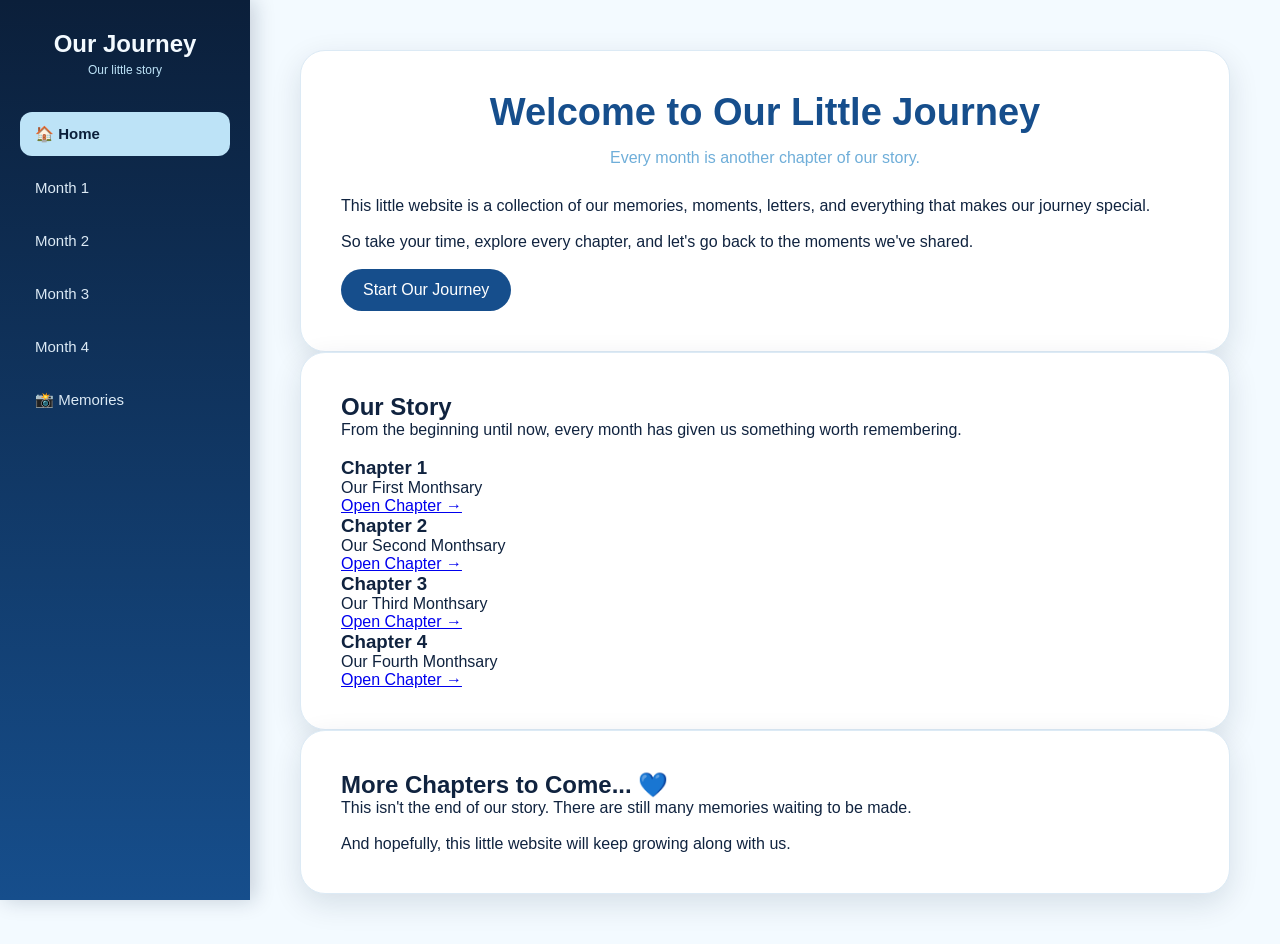
<file: index.html>
<!DOCTYPE html>
<html lang="en">

<head>
    <meta charset="UTF-8">
    <meta name="viewport" content="width=device-width, initial-scale=1.0">

    <title>Our Little Journey 💙</title>

    <link rel="stylesheet" href="stylehome.css">
</head>

<body>

    <!-- =========================
         SIDEBAR
    ========================== -->

    <aside class="sidebar">

        <div class="logo">
            <h1>Our Journey </h1>
            <p>Our little story</p>
        </div>

        <nav class="nav-menu">

            <a href="index.html" class="active">
                🏠 Home
            </a>

            <a href="monthsary1.html">
                 Month 1
            </a>

            <a href="indexM2.html">
                Month 2
            </a>

            <a href="indexM3.html">
                Month 3
            </a>

            <a href="indexM4.html">
                Month 4
            </a>

            <a href="memories.html">
                📸 Memories
            </a>

        </nav>

    </aside>


    <!-- =========================
         MAIN CONTENT
    ========================== -->

    <main class="main-content">

        <div class="page">

            <!-- HERO -->

            <section class="card">

                <h1 class="page-title">
                    Welcome to Our Little Journey 
                </h1>

                <p class="page-subtitle">
                    Every month is another chapter of our story.
                </p>

                <p>
                    This little website is a collection of our
                    memories, moments, letters, and everything
                    that makes our journey special.
                </p>

                <br>

                <p>
                    So take your time, explore every chapter,
                    and let's go back to the moments we've shared.
                </p>

                <br>

                <a href="monthsary1.html" class="button">
                    Start Our Journey 
                </a>

            </section>


            <!-- OUR STORY -->

            <section class="card">

                <h2>
                    Our Story
                </h2>

                <p>
                    From the beginning until now, every month
                    has given us something worth remembering.
                </p>

                <br>

                <div class="story-timeline">

                    <div class="timeline-item">

                        <h3>Chapter 1</h3>

                        <p>
                            Our First Monthsary
                        </p>

                        <a href="monthsary1.html">
                            Open Chapter →
                        </a>

                    </div>


                    <div class="timeline-item">

                        <h3> Chapter 2</h3>

                        <p>
                            Our Second Monthsary
                        </p>

                        <a href="indexM2.html">
                            Open Chapter →
                        </a>

                    </div>


                    <div class="timeline-item">

                        <h3>Chapter 3</h3>

                        <p>
                            Our Third Monthsary
                        </p>

                        <a href="indexM3.html">
                            Open Chapter →
                        </a>

                    </div>


                    <div class="timeline-item">

                        <h3> Chapter 4</h3>

                        <p>
                            Our Fourth Monthsary
                        </p>

                        <a href="indexM4.html">
                            Open Chapter →
                        </a>

                    </div>

                </div>

            </section>


            <!-- FINAL MESSAGE -->

            <section class="card">

                <h2>
                    More Chapters to Come... 💙
                </h2>

                <p>
                    This isn't the end of our story.
                    There are still many memories waiting
                    to be made.
                </p>

                <br>

                <p>
                    And hopefully, this little website will
                    keep growing along with us.
                </p>

            </section>

        </div>

    </main>

</body>

</html>
</file>
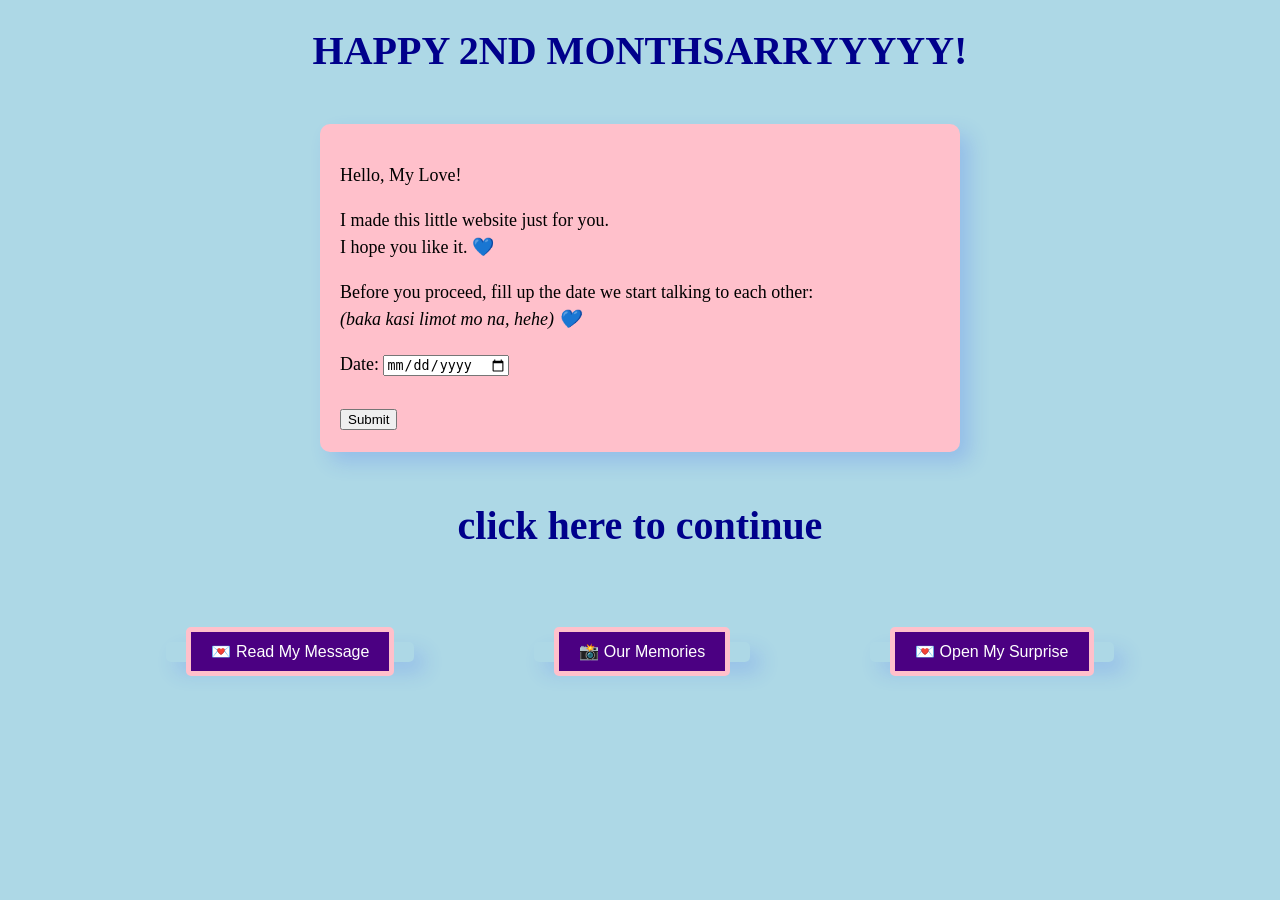
<file: indexM2.html>
<!-- index.html -->
<!DOCTYPE html>
<html>
<head>
  <title>Happy Monthsary Rhieerhieee</title>
  <meta name="viewport" content="width=device-width, initial-scale=1.0">
  <link rel="stylesheet" href="styleM2.css">
</head>
<body>
   

  <h1>HAPPY 2ND MONTHSARRYYYYY!</h1>
  <div class="box">
    <p>Hello, My Love!</p>
    <p>I made this little website just for you.<br>
    I hope you like it. 💙</p>
    <p>Before you proceed, fill up the date we start talking to each other:<br>
    <i>(baka kasi limot mo na, hehe) 💙</i></p>
  <form>
    <label for="date">Date:</label>
    <input type="date" id="date" name="date">
    <br><br>
    <input type="submit" value="Submit">
  </form>

</div>
  <h2>click here to continue</h2>
  <div class="navigation">
    <div class="div1"><p><button onclick="window.location.href='messageM2.html'">💌 Read My Message</button></p></div>
    <div class="div2"><p><button onclick="window.location.href='memoriesM2.html'">📸 Our Memories</button></p></div>
    <div class="div3"><p><button onclick="window.location.href='letterM2.html'">💌 Open My Surprise</button></p></div>
  </div>
</body>
</html>
</file>
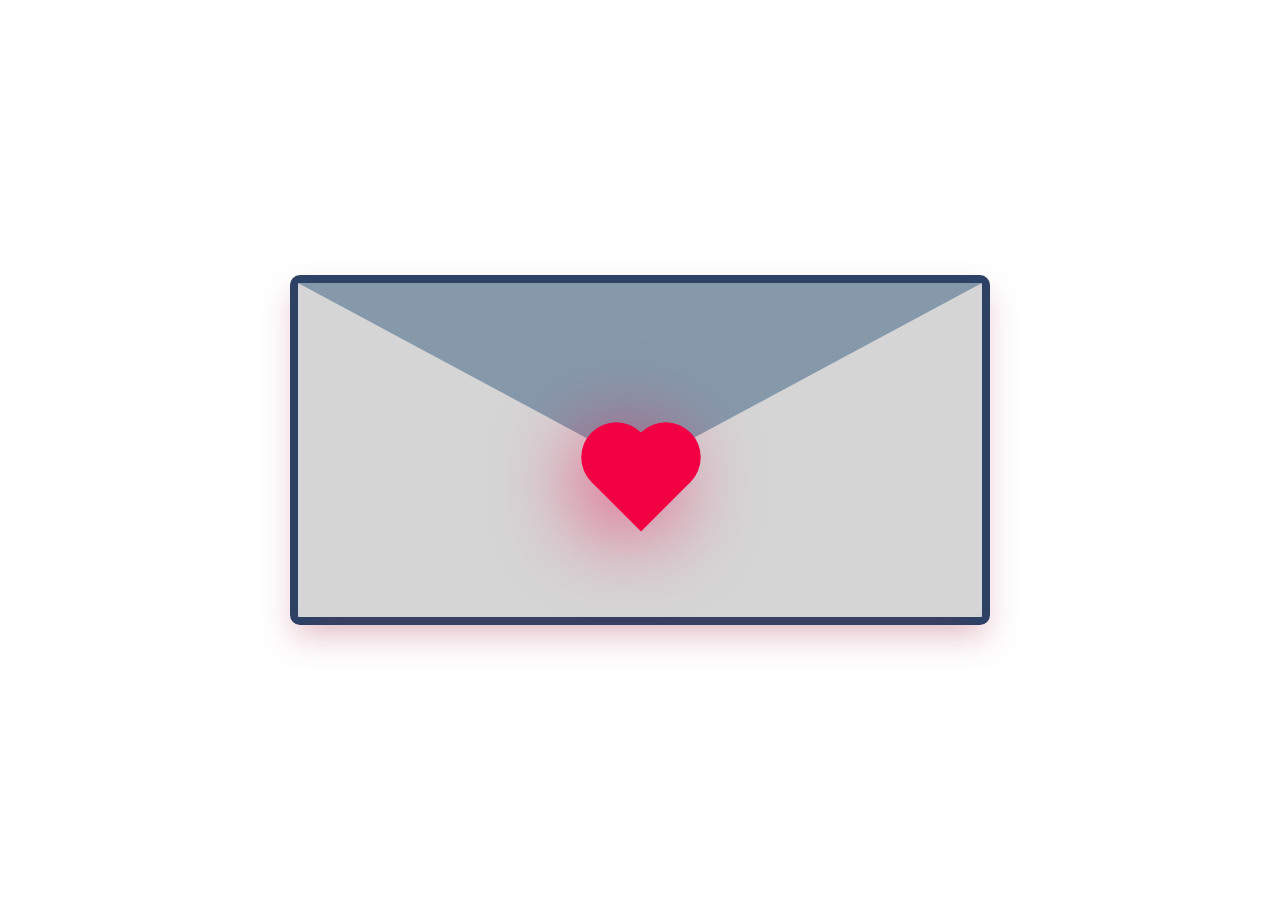
<file: indexM3.html>
<!DOCTYPE html>
<html lang="en">
<head>
    <meta charset="UTF-8">
    <meta name="viewport" content="width=device-width, initial-scale=1.0">

    <title>secret 💌</title>

    <!-- Connect CSS -->
    <link rel="stylesheet" href="styleM3.css">
</head>

<body>

    <div class="wrapper">

        <div class="envelope">

            <!-- Hidden checkbox for opening animation -->
            <input type="checkbox" id="open">

            <!-- Letter inside the envelope -->
            <div class="letter">
                <div class="music-player">

    <div class="vinyl">
        <div class="vinyl-center">
        </div>
    </div>

    <p class="music-title">I Dedicate this Song to you.</p>

    <audio controls>
        <source src="Sure Thing.mp3" type="audio/mpeg">
        Your browser does not support audio.
    </audio>

</div>
       <div class="reminder">

                 <h2>IMPORTANT REMINDER</h2>
                <p><i>Before you read this letter,
              <br>   please make sure to turn on <br>
                    the music player to make it <br>
                    extra romantic.</i></p>

                </div>
            
           
            <div class="message">
               <h1>HAPPPY THIRD MONTHSARYYYY BABYYY</h1>

<p>
    Happy 3rd monthsary to us my loveee, another month with and I can't forget how we first met and talk to each other we made this far now, yet we still loves each other even sometimes we argue over small things, we have misunderstandings, and sometimes we have difficulties reaching each other.
</p>

<p>
    I love you so much my lovee and I promise to you that even when distance separate us you are still my love, my girlfriend, my little tomboy. You can count on me in everything, you can trust me, I'll do my best to be better boyfriend to you.
</p>

<p>
    There is no reason to not love you because you show me how to be loved and cared and it feels so genuine and that's the most unforgettable experience in my life, being love by someone, and it's you my babyyy.
</p>

<p>
    I waited for years to find a girl to treat me right, and you did it before we even start dating. Ilooooooovvvveeeyouuuu so muchh bebii I hope our relationship get stronger forever i love youu so muchhh and I miss youuu.
</p>

<p>
    Happy 3rd monthsary babyyy
</p>

               

            </div>

            </div>

            <!-- Top triangular flap -->
            <div class="flap"></div>
            <div class="bottom-flap"></div>

            <!-- Heart button -->
            <label for="open" class="heart"></label>

            <!-- Small decorations -->
            
        </div>

    </div>

</body>
</html>
</file>
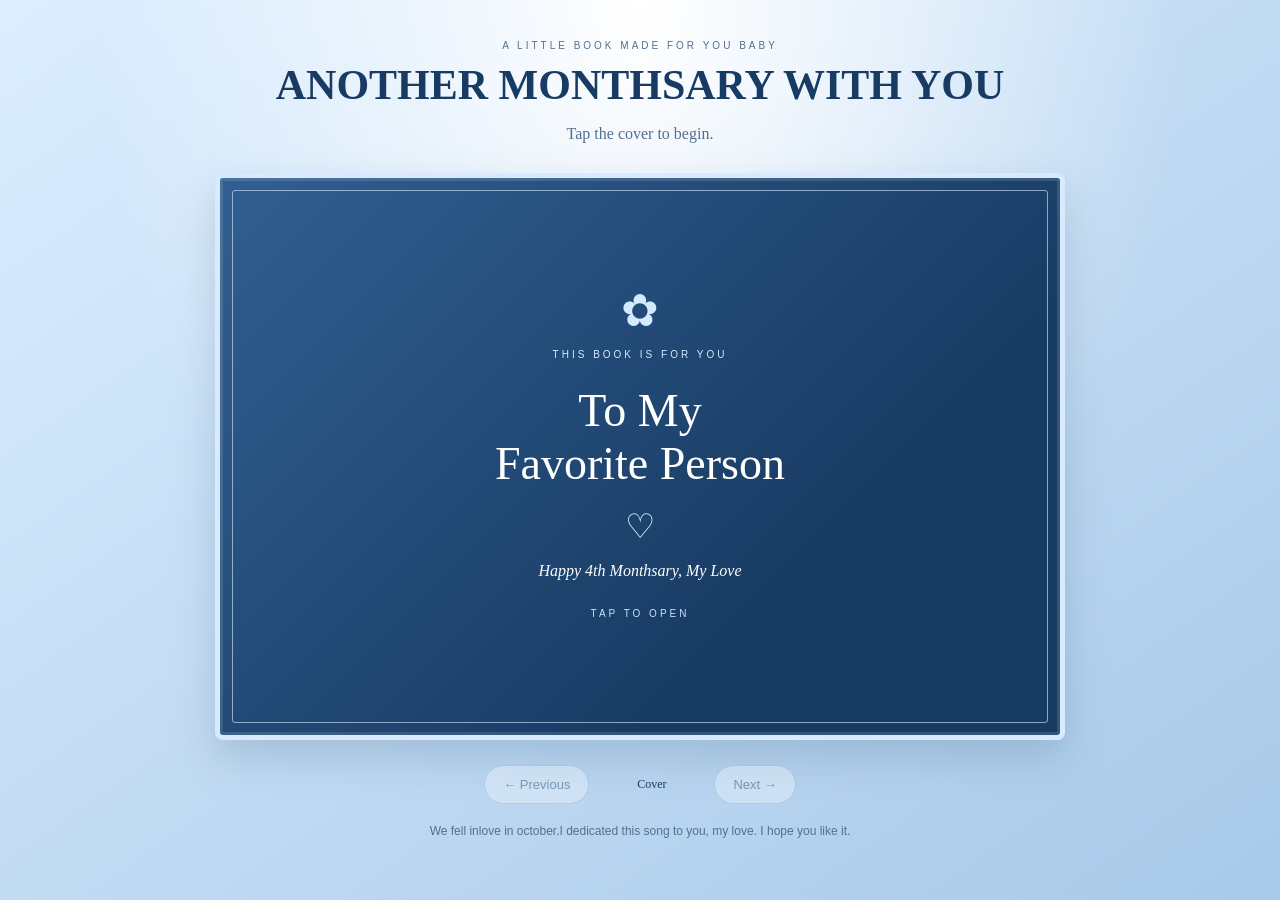
<file: indexM4.html>
<!DOCTYPE html>
<html lang="en">
<head>
    <meta charset="UTF-8">
    <meta name="viewport" content="width=device-width, initial-scale=1.0">
    <title>Our Little Story 💙</title>
    <link rel="stylesheet" href="styleM4.css">
</head>
<body>

    <header class="heading">
        <p class="small-title">A LITTLE BOOK MADE FOR YOU BABY</p>
        <h1>ANOTHER MONTHSARY WITH YOU</h1>
        <p id="instruction">Tap the cover to begin.</p>
    </header>

    <main>
        <div class="book-scene">
            <div class="book" id="book">

                <!-- The pages behind the cover -->
                <div class="paper left-paper">
                    <span class="page-number">♡</span>
                </div>

                <div class="paper right-paper">
                    <span class="page-number">♡</span>
                </div>

                <!-- SHEET 1 -->
                <div class="sheet" id="sheet1">
                    <article class="face front">
                        <span class="eyebrow">Dearr Rhian Dennizze</span>
                    
                        <p>I didn't expect that I would have you in my life,
                            and now, we're still together. I loved you since 
                            the time we started talking to each other every single night.
                            Ambilis ng panahon, bee, no? Nakaraan, nag-uusap lang tayo,
                            and now, pang-4 months na natin as girlfriend and boyfriend.
                            
                        </p>
                        <div class="heart">♡</div>
                        <span class="page-number">01</span>
                    </article>

                    <article class="face back">
                        <span class="eyebrow"></span>
                        
                        <p>Thank you for your genuine love, care, support, and motivation.
                             I'm so thankful to have you in my life, and I hope our relationship
                              gets stronger day by day.
                              You make my days more special just by being part of them. 
                              I'm super dupper happy that I get to share these moments with you,
                               and I hope we continue making more beautiful memories together.
                           
                        </p>
                        <span class="page-number">02</span>
                    </article>
                </div>

                <!-- SHEET 2 -->
                <div class="sheet" id="sheet2">
                    <article class="face front">
                        <span class="eyebrow"></span>
                       
                        <p>
                           Wala man akong maibigay sa'yo na regalo or
                            hindi kita makasama mag-celebrate ng monthsary natin,
                            promise ko sa'yo na babawi ako pag-uwi ko.
                             Makakaasa ka sa'kin na kahit magkalayo tayo,
                              hinding-hindi ako magloloko at hinding-hindi kita iiwan.
                        </p>
                        <div class="heart">♡</div>
                        <span class="page-number">03</span>
                    </article>

                    <article class="face back">
                        <span class="eyebrow"></span>
                       
                        <p>
                            Kahit anong problema man ang pagdaanan natin,
                             sana palagi nating piliin ang isa't isa.
                              I want us to keep understanding each other,
                               especially during the hard times.
                                Distance may keep us apart physically,
                                 but it will never change how much I love you.
                        </p>
                        <span class="page-number">04</span>
                    </article>
                </div>

                <!-- SHEET 3 -->
                <div class="sheet" id="sheet3">
                    <article class="face front">
                        <span class="eyebrow"></span>
                       
                        <p>
                           Hindi kita pababayaan Rhian ko,
                            at lalong hindi kita iiwan sa mga oras na gusto mong mapag-isa.
                             I'll respect your space, but nandito lang ako palagi sayo, hinding hindi ako mawawala sayo.
                              You don't have to face everything alone baby ko.
                               I hope you always remember that you have someone who genuinely loves and cares for you.

                        </p>
                        <div class="heart">♡</div>
                        <span class="page-number">05</span>
                    </article>

                    <article class="face back">
                        <span class="eyebrow">I HOPE YOU ENJOYED AND LOVE THIS BOOK</span>
                      
                        <p>
                            Mahal na mahal kita, Rhian Dennizze ko. Iloooooovvvveeeyouuuu, gandaaa!
                        </p>
                        <h3 class="love">I love yoooouuu bebiii ♡</h3>

                        <span class="page-number">06</span>
                    </article>
                </div>

                <!-- FRONT COVER -->
                <div class="cover" id="cover">
                    <div class="cover-content">
                        <span class="cover-flower">✿</span>
                        <p class="cover-label">THIS BOOK IS FOR YOU</p>
                        <h2>To My<br>Favorite Person</h2>
                        <div class="cover-heart">♡</div>
                        <p class="cover-bottom">Happy 4th Monthsary, My Love</p>
                        <p class="tap-hint">TAP TO OPEN</p>
                    </div>
                </div>

            </div>
        </div>

        <div class="controls">
            <button id="previous" disabled>← Previous</button>
            <span id="pageStatus">Cover</span>
            <button id="next" disabled>Next →</button>
        </div>

        <p class="music-status" id="musicStatus">
            We fell inlove in october.I dedicated this song to you, my love. I hope you like it. 
        </p>

        <audio id="music" loop preload="auto">
            <source src="M4-song.mp3" type="audio/mpeg">
        </audio>
    </main>

    <script src="scriptM4.js"></script>
</body>
</html>
</file>
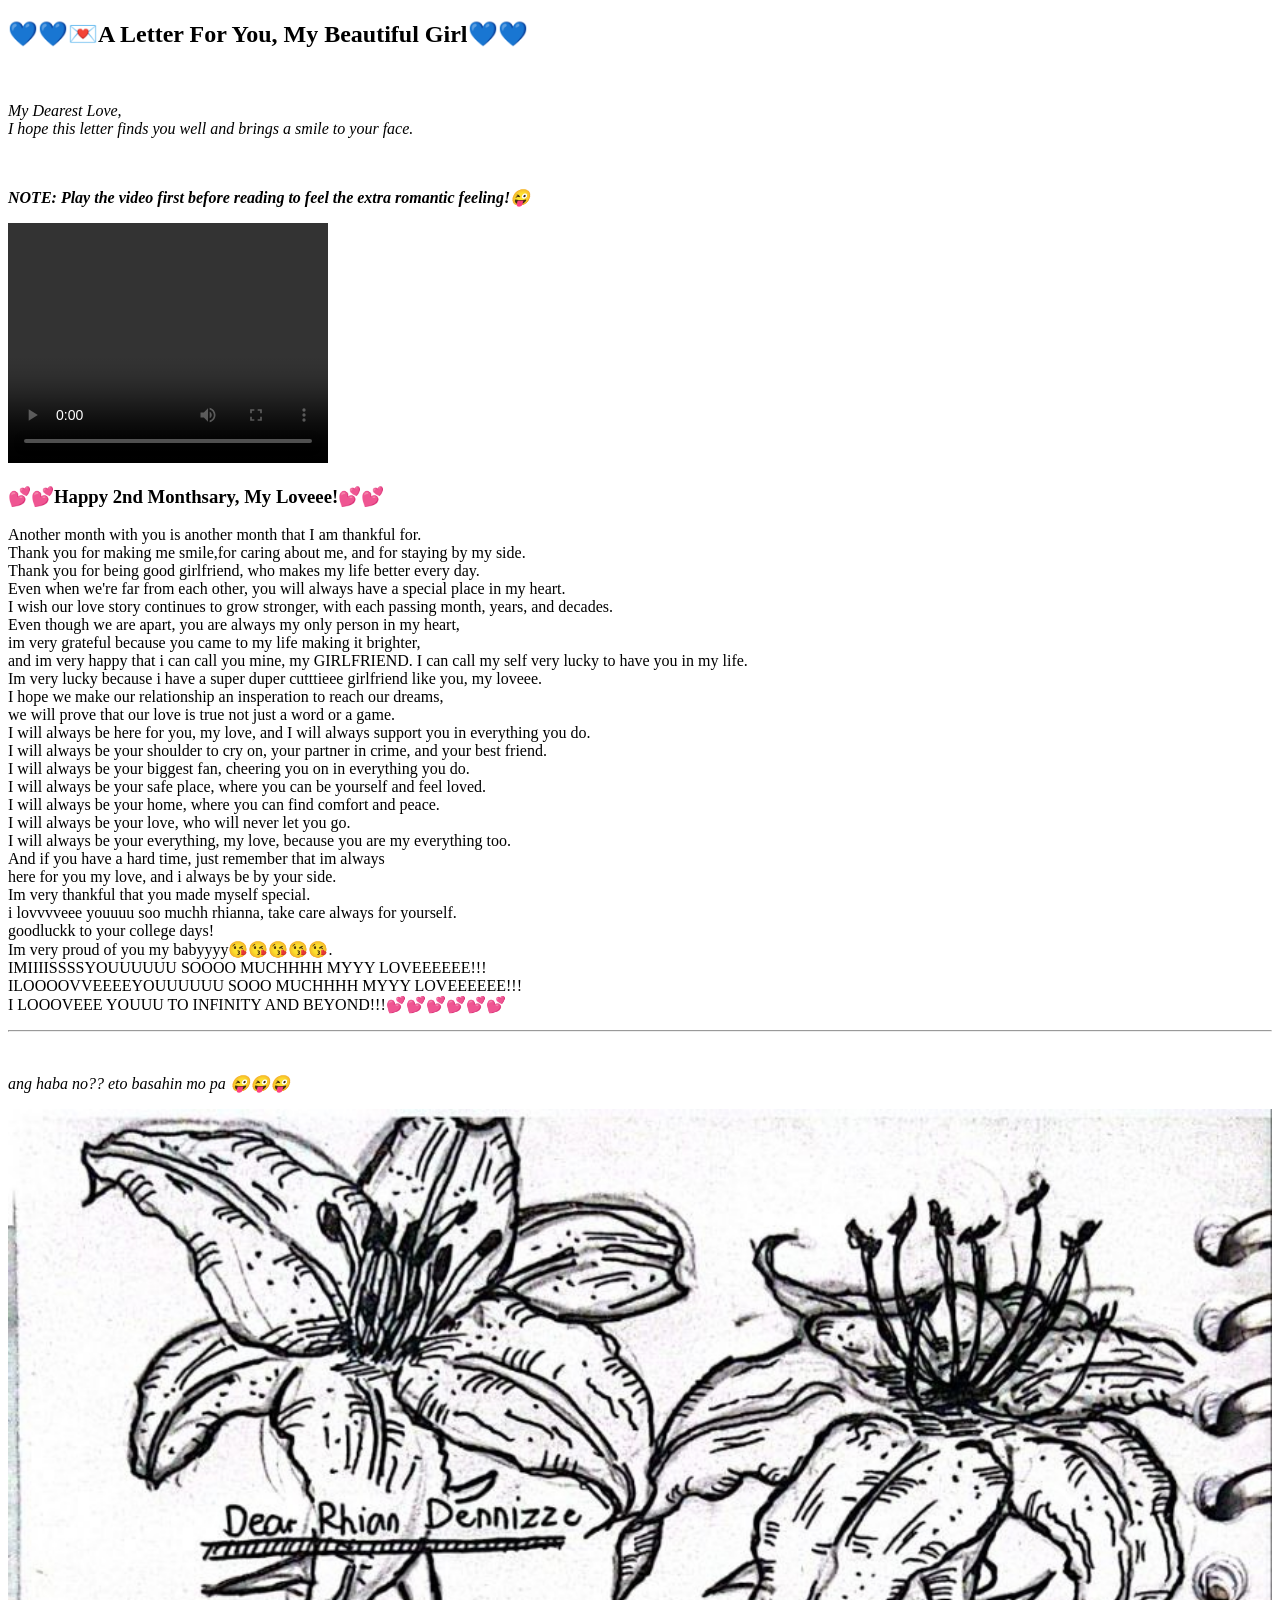
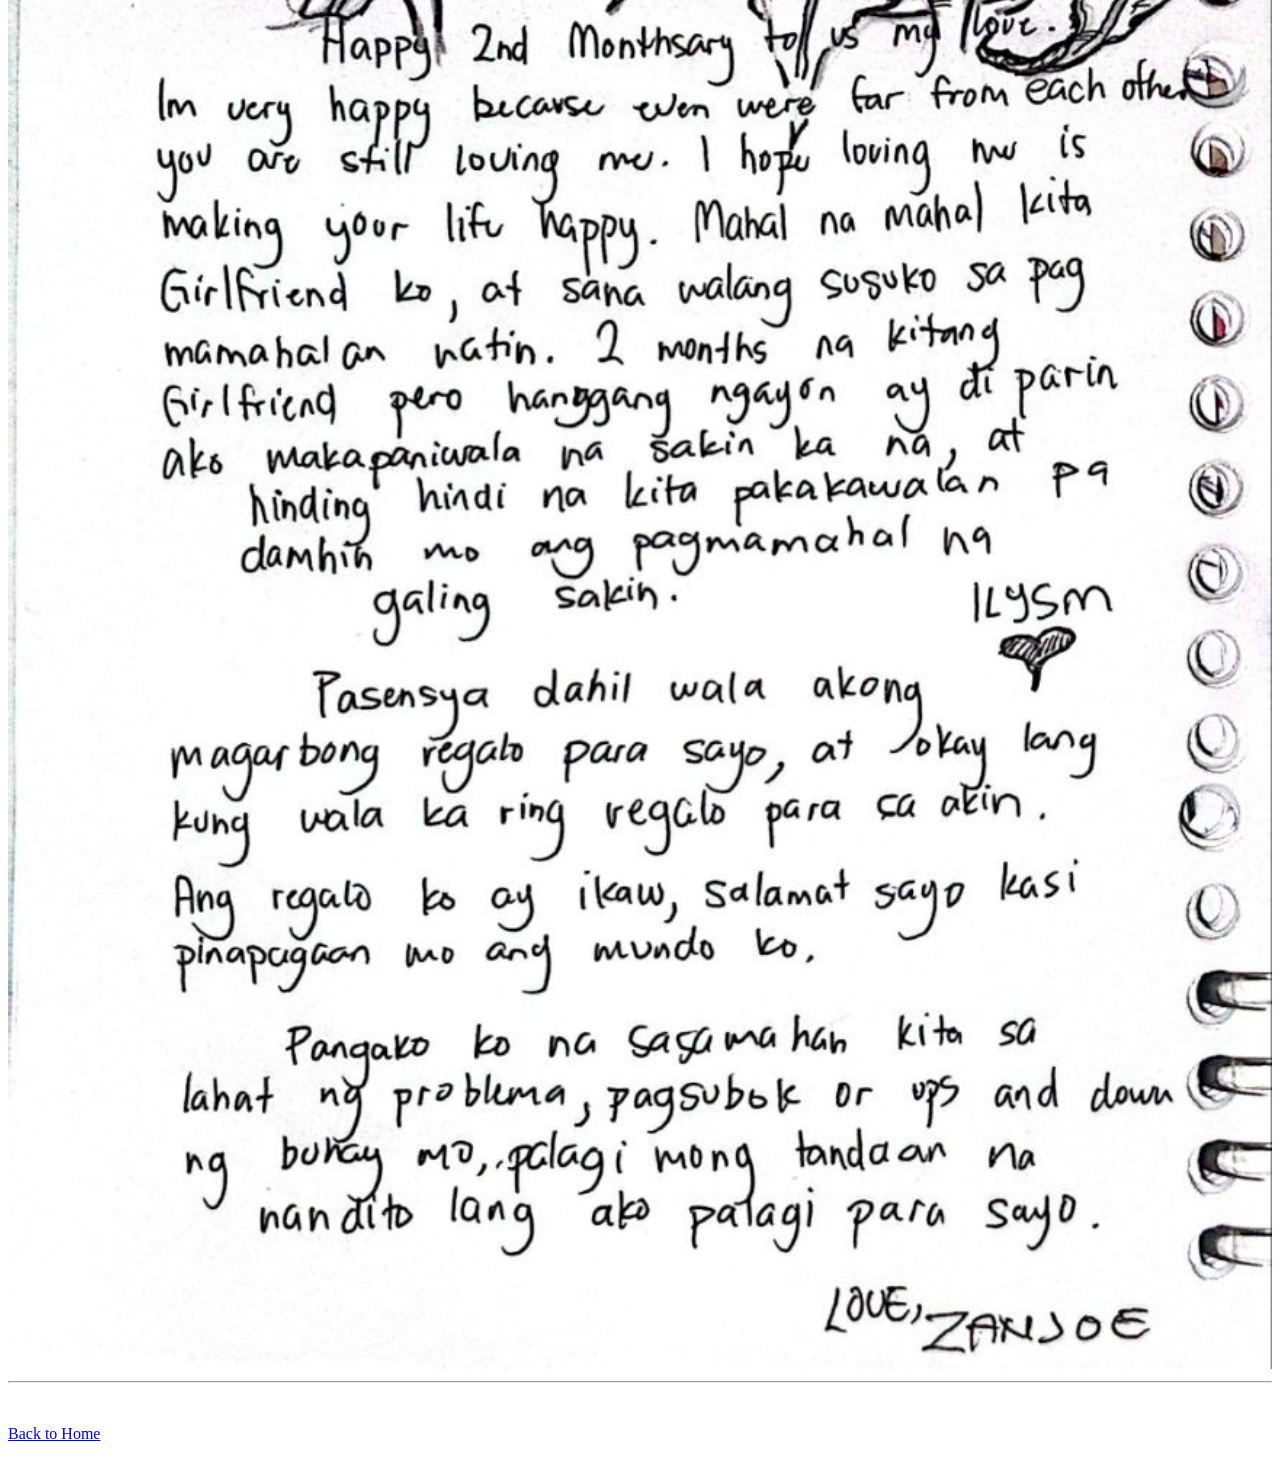
<file: letter.html>
<!DOCTYPE html>
<html>
<head>
  <title>A Letter For My Beautiful Girl</title>
  <meta name="viewport" content="width=device-width, initial-scale=1.0">
</head>
<body>
  
  <h2>💙💙💌A Letter For You, My Beautiful Girl💙💙</h2>
  <br>
  <p><i>My Dearest Love,<br>
  I hope this letter finds you well and brings a smile to your face.</i></p>
  <br>
  <p><i><b>NOTE: Play the video first before reading to feel the extra romantic feeling!😜</b></i></p> 
  <video width="320" height="240" controls playsinline>
    <source src="mykindofwomen.mp4" type="video/mp4">
    Your browser does not support the video tag.
  </video>
  
  <h3>💕💕Happy 2nd Monthsary, My Loveee!💕💕</h3>
  <p>Another month with you is another month that I am thankful for.<br>
  Thank you for making me smile,for caring about me, and for staying by my side.<br>
  Thank you for being good girlfriend, who makes my life better every day.<br>
  Even when we're far from each other, you will always have a special place in my heart.<br>
  I wish our love story continues to grow stronger, with each passing month, years, and decades.<br>
  Even though we are apart, you are always my only person in my heart,<br>
  im very grateful because you came to my life making it brighter,<br>
  and im very happy that i can call you mine, my GIRLFRIEND.
  I can call my self very lucky to have you in my life.<br>
  Im very lucky because i have a super duper cutttieee girlfriend like you, my loveee.<br>
 I hope we make our relationship an insperation to reach our dreams,<br>
 we will prove that our love is true not just a word or a game.<br>
  I will always be here for you, my love, and I will always support you in everything you do.<br>
  I will always be your shoulder to cry on, your partner in crime, and your best friend.<br>
  I will always be your biggest fan, cheering you on in everything you do.<br>
  I will always be your safe place, where you can be yourself and feel loved.<br>
  I will always be your home, where you can find comfort and peace.<br>
  I will always be your love, who will never let you go.<br>
  I will always be your everything, my love, because you are my everything too.<br>
 And if you have a hard time, just remember that im always<br>
  here for you my love, and i always be by your side.<br>
 Im very thankful that you made myself special.<br>
 i lovvvveee youuuu soo muchh rhianna, take care always for yourself.<br>
 goodluckk to your college days!<br>
 Im very proud of you my babyyyy😘😘😘😘😘.<br>
 IMIIIISSSSYOUUUUUU SOOOO MUCHHHH MYYY LOVEEEEEE!!!<br>
 ILOOOOVVEEEEYOUUUUUU SOOO MUCHHHH MYYY LOVEEEEEE!!!<br>
 I LOOOVEEE YOUUU TO INFINITY AND BEYOND!!!💕💕💕💕💕💕
</p>
<hr>
<br>
<p><i>ang haba no?? eto basahin mo pa 😜😜😜</i></p>
<img src="photo_34_2026-08-09_18-33-18.jpg" alt="Pic 1" style="width: 100%;">
<hr>
<br>
  <p><a href="index.html">Back to Home</a></p>
</body>
</html>
</file>
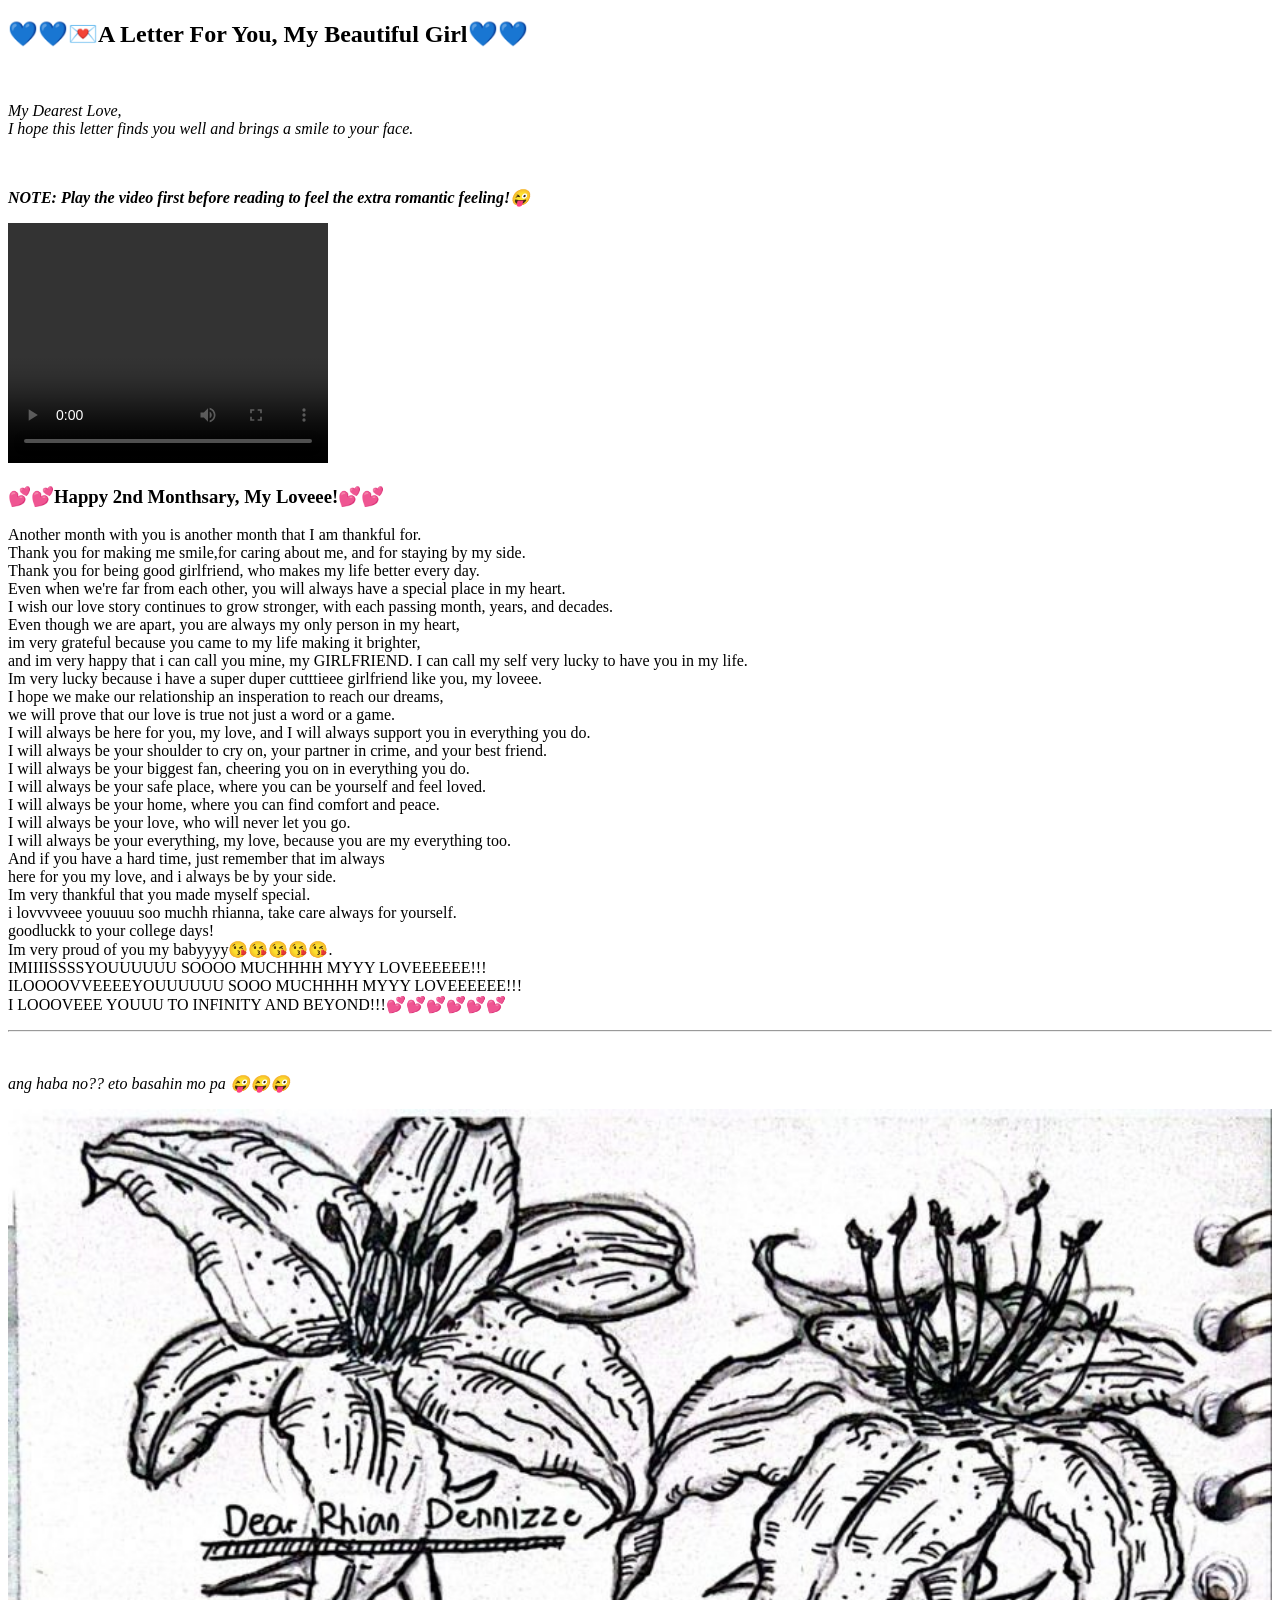
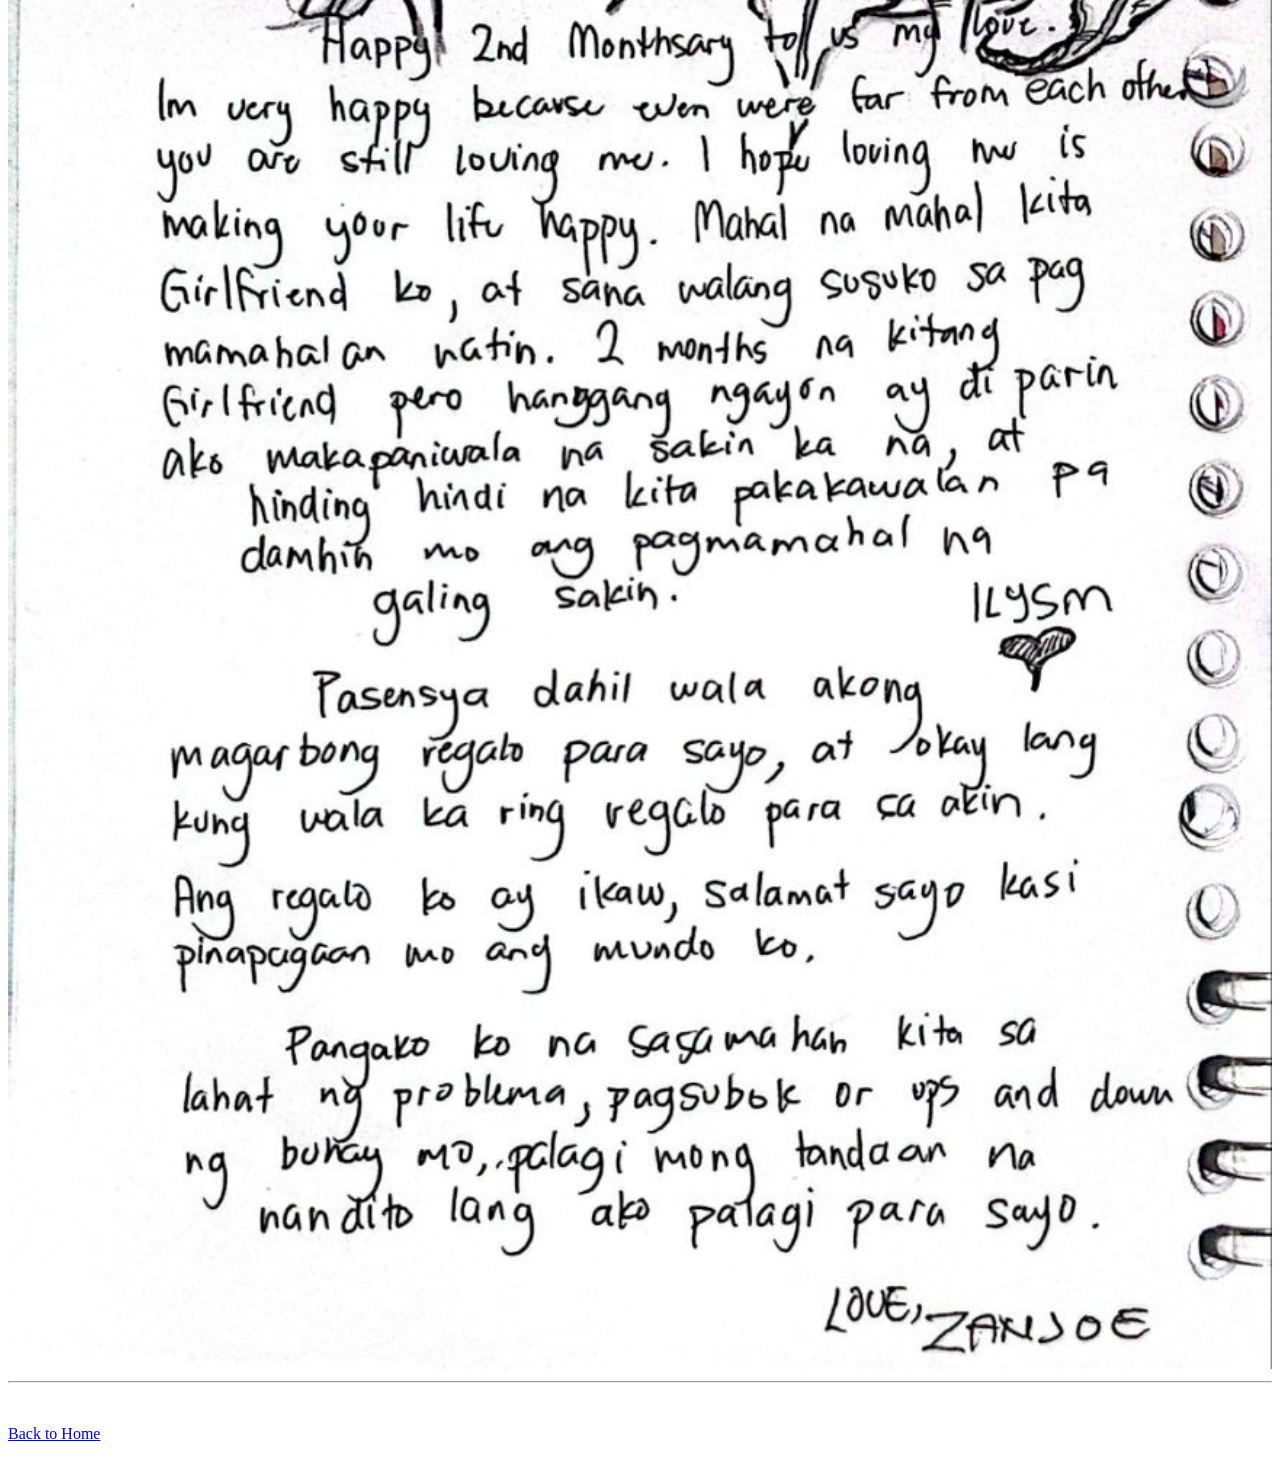
<file: letterM2.html>
<!DOCTYPE html>
<html>
<head>
  <title>A Letter For My Beautiful Girl</title>
  <meta name="viewport" content="width=device-width, initial-scale=1.0">
</head>
<body>
  
  <h2>💙💙💌A Letter For You, My Beautiful Girl💙💙</h2>
  <br>
  <p><i>My Dearest Love,<br>
  I hope this letter finds you well and brings a smile to your face.</i></p>
  <br>
  <p><i><b>NOTE: Play the video first before reading to feel the extra romantic feeling!😜</b></i></p> 
  <video width="320" height="240" controls playsinline>
    <source src="mykindofwomen.mp4" type="video/mp4">
    Your browser does not support the video tag.
  </video>
  
  <h3>💕💕Happy 2nd Monthsary, My Loveee!💕💕</h3>
  <p>Another month with you is another month that I am thankful for.<br>
  Thank you for making me smile,for caring about me, and for staying by my side.<br>
  Thank you for being good girlfriend, who makes my life better every day.<br>
  Even when we're far from each other, you will always have a special place in my heart.<br>
  I wish our love story continues to grow stronger, with each passing month, years, and decades.<br>
  Even though we are apart, you are always my only person in my heart,<br>
  im very grateful because you came to my life making it brighter,<br>
  and im very happy that i can call you mine, my GIRLFRIEND.
  I can call my self very lucky to have you in my life.<br>
  Im very lucky because i have a super duper cutttieee girlfriend like you, my loveee.<br>
 I hope we make our relationship an insperation to reach our dreams,<br>
 we will prove that our love is true not just a word or a game.<br>
  I will always be here for you, my love, and I will always support you in everything you do.<br>
  I will always be your shoulder to cry on, your partner in crime, and your best friend.<br>
  I will always be your biggest fan, cheering you on in everything you do.<br>
  I will always be your safe place, where you can be yourself and feel loved.<br>
  I will always be your home, where you can find comfort and peace.<br>
  I will always be your love, who will never let you go.<br>
  I will always be your everything, my love, because you are my everything too.<br>
 And if you have a hard time, just remember that im always<br>
  here for you my love, and i always be by your side.<br>
 Im very thankful that you made myself special.<br>
 i lovvvveee youuuu soo muchh rhianna, take care always for yourself.<br>
 goodluckk to your college days!<br>
 Im very proud of you my babyyyy😘😘😘😘😘.<br>
 IMIIIISSSSYOUUUUUU SOOOO MUCHHHH MYYY LOVEEEEEE!!!<br>
 ILOOOOVVEEEEYOUUUUUU SOOO MUCHHHH MYYY LOVEEEEEE!!!<br>
 I LOOOVEEE YOUUU TO INFINITY AND BEYOND!!!💕💕💕💕💕💕
</p>
<hr>
<br>
<p><i>ang haba no?? eto basahin mo pa 😜😜😜</i></p>
<img src="photo_34_2026-08-09_18-33-18.jpg" alt="Pic 1" style="width: 100%;">
<hr>
<br>
  <p><a href="indexM2.html">Back to Home</a></p>
</body>
</html>
</file>
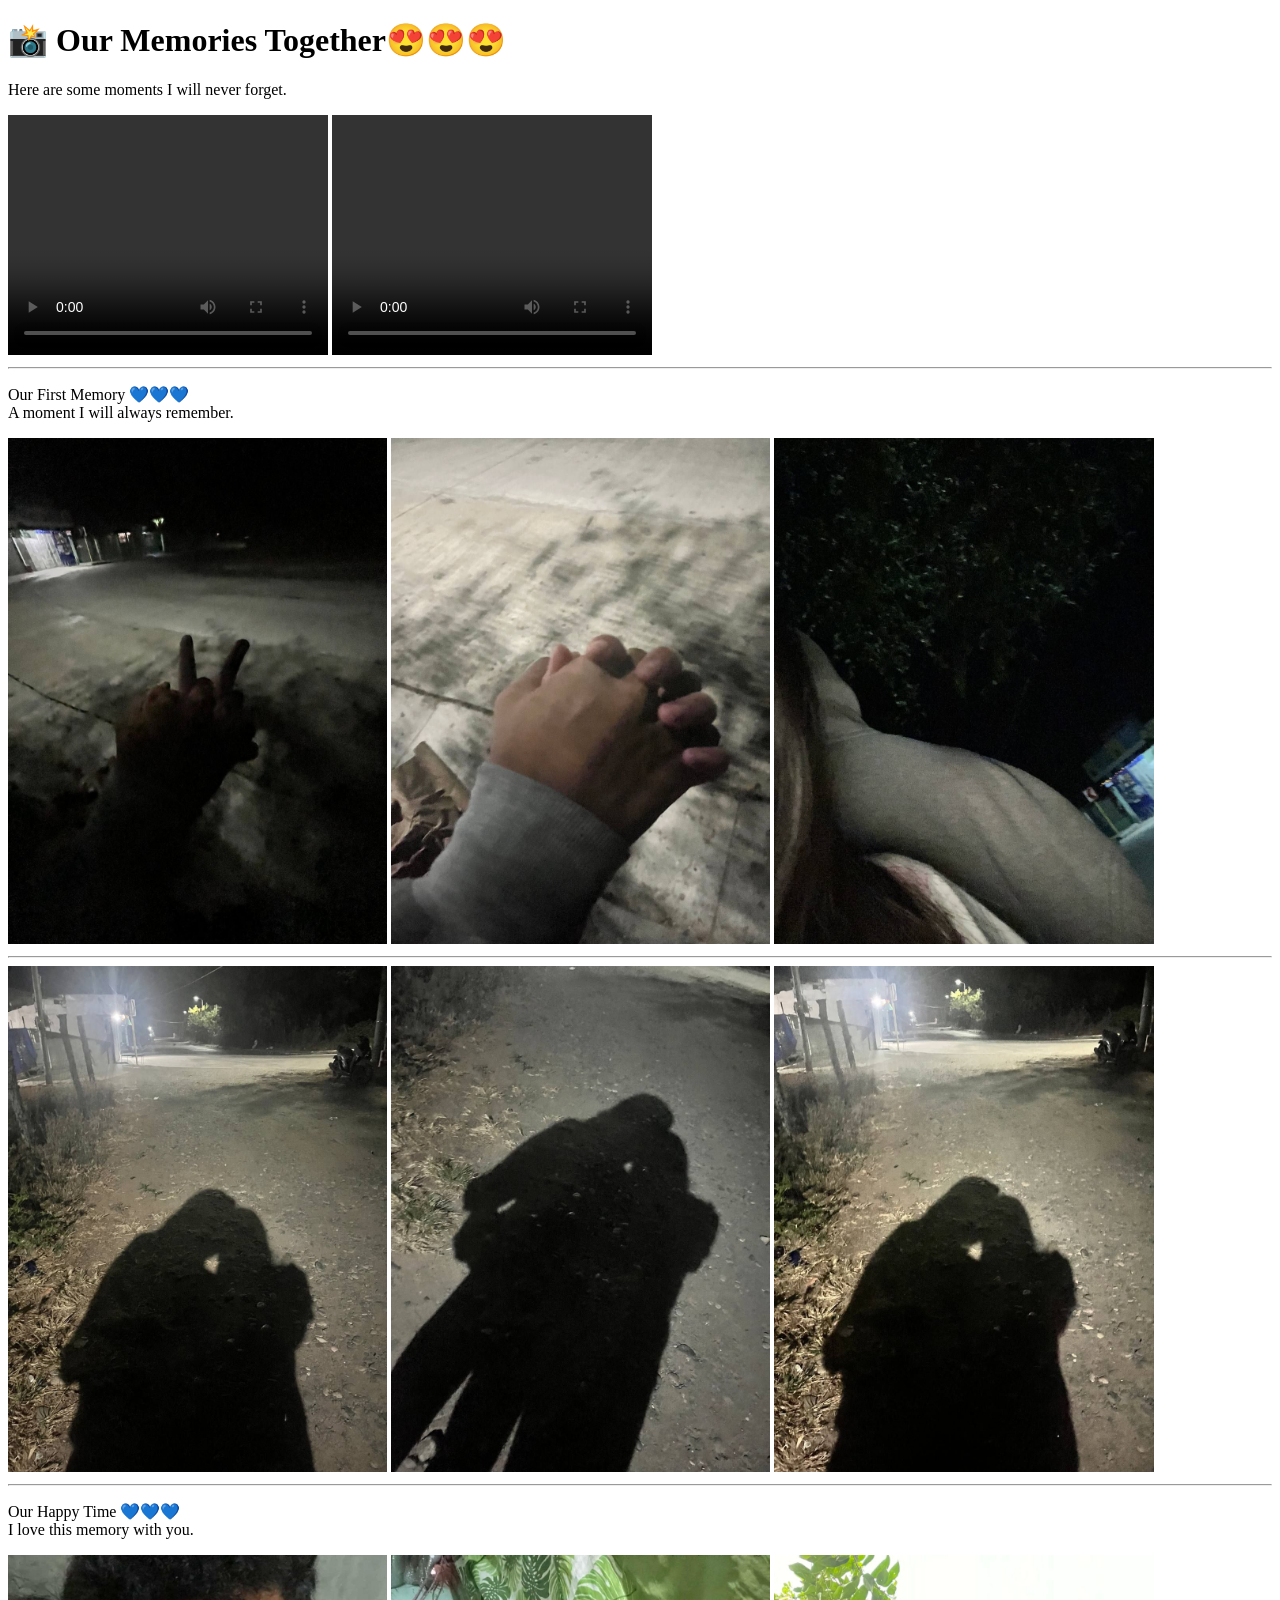
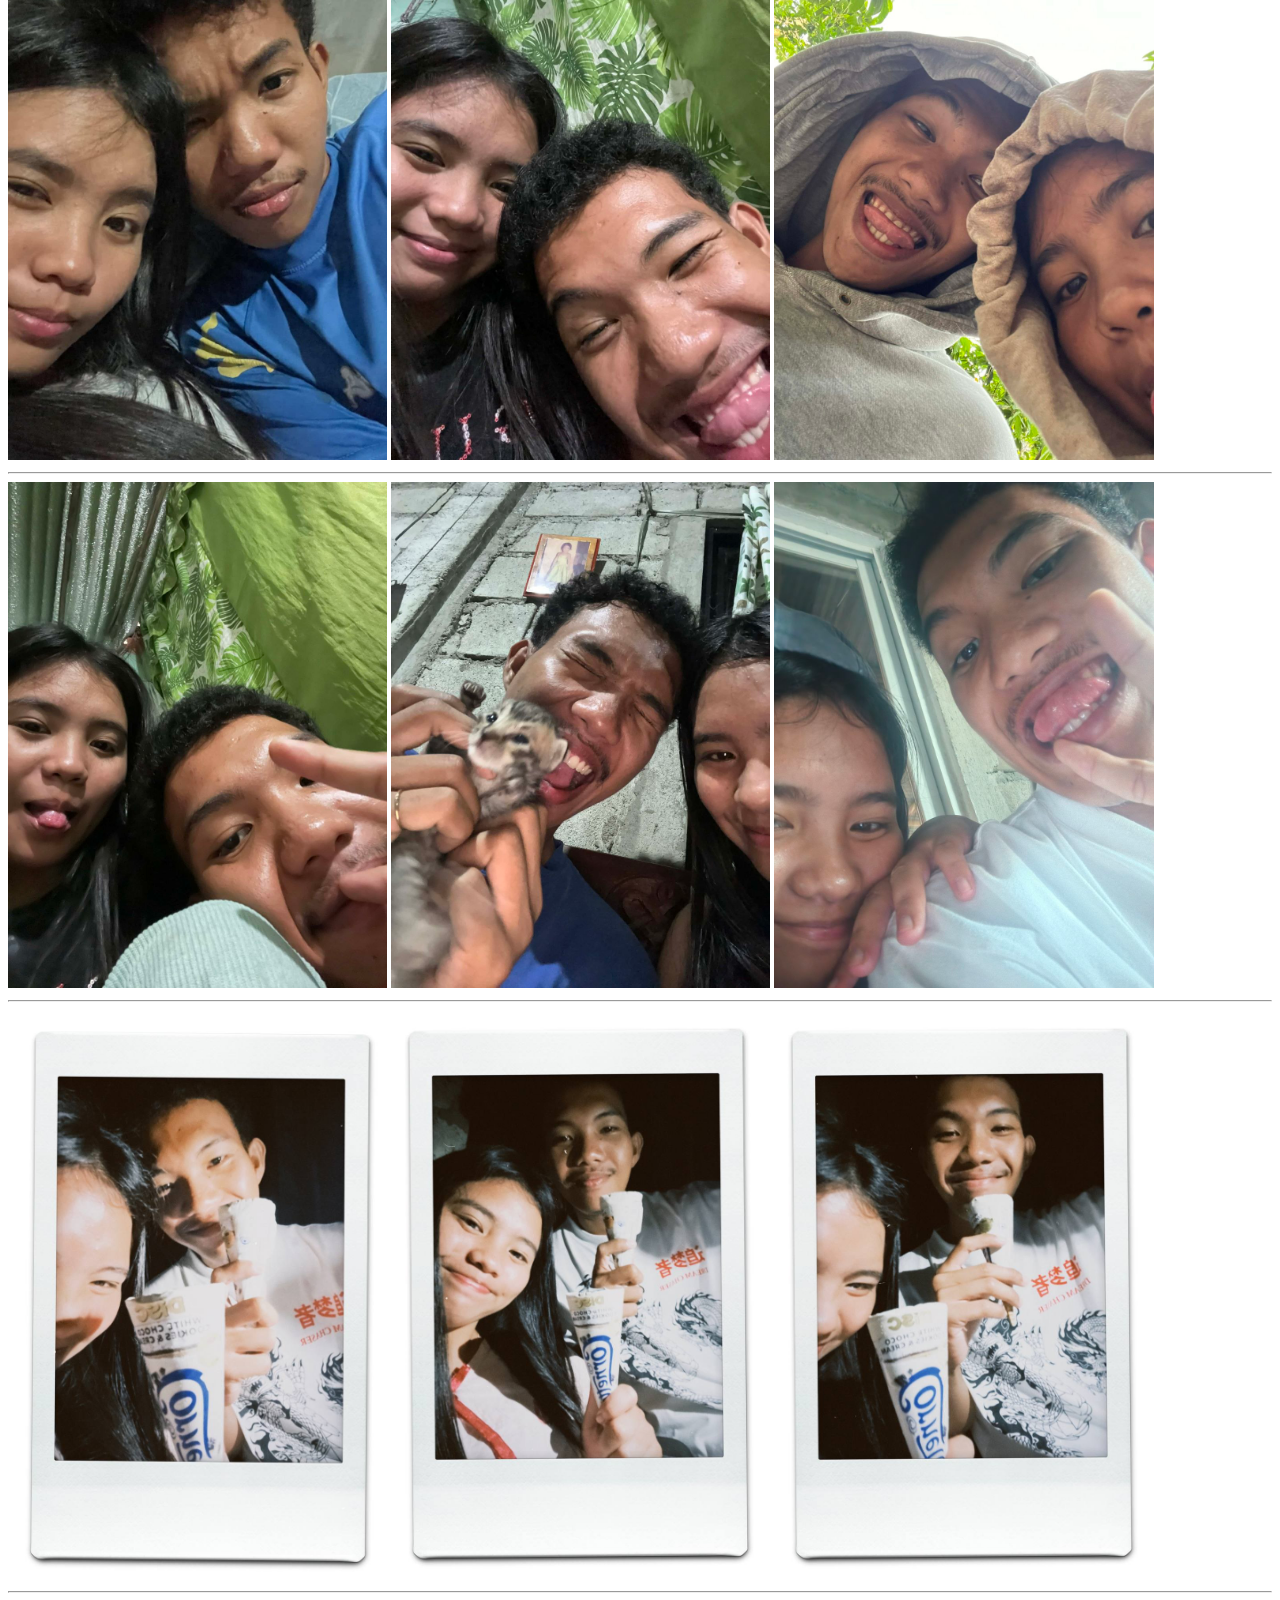
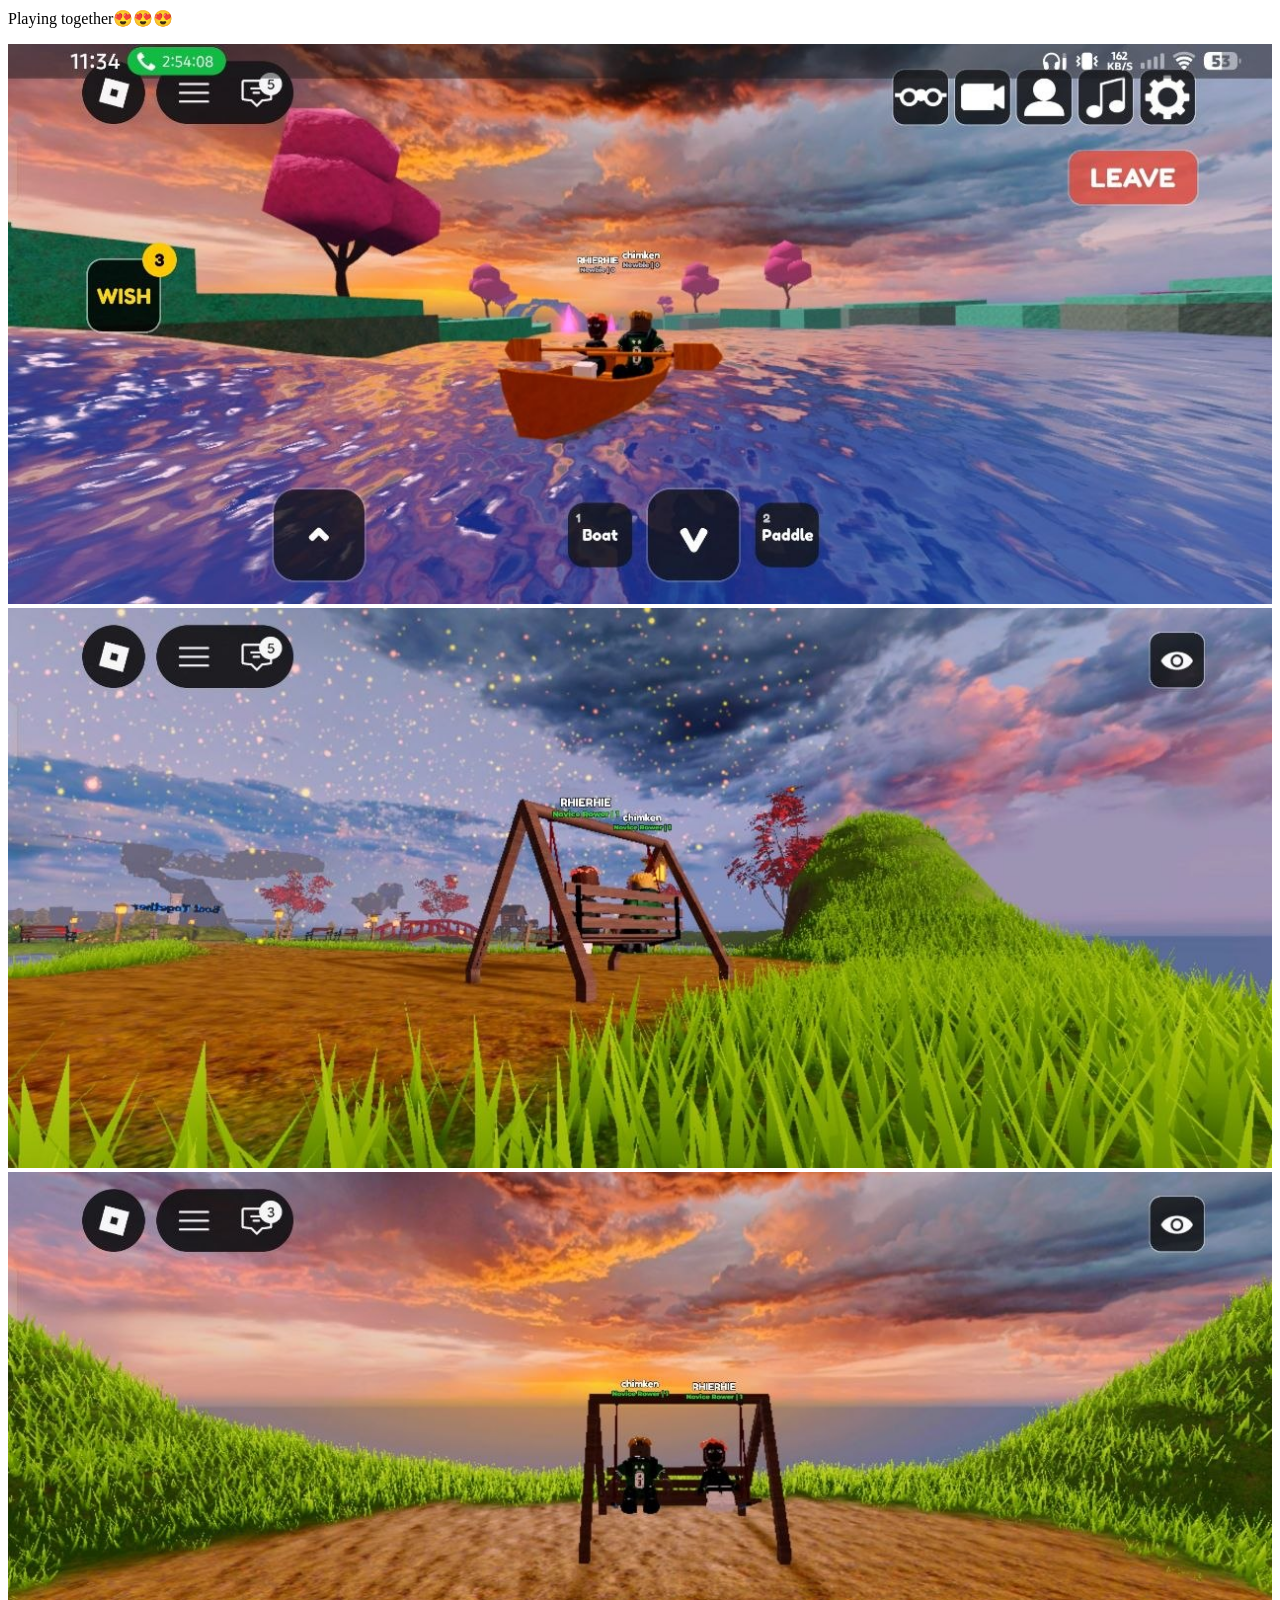
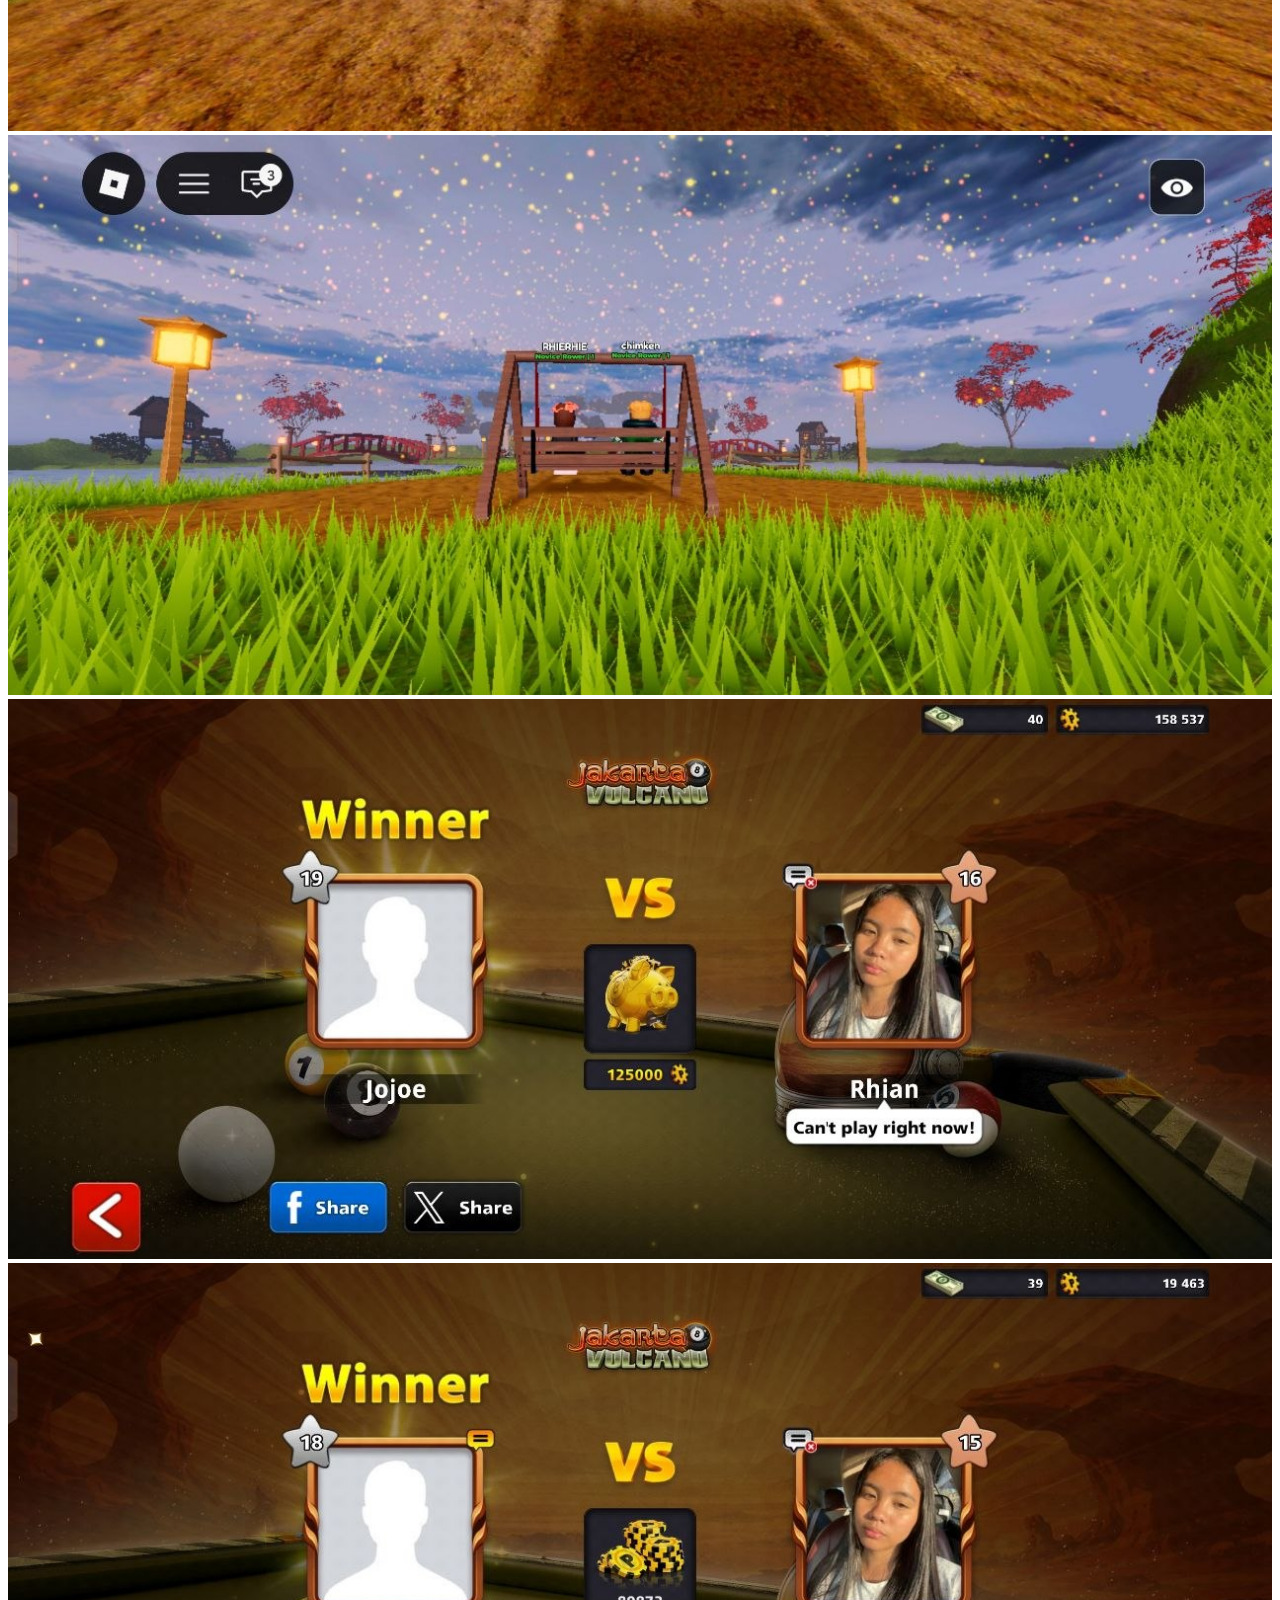
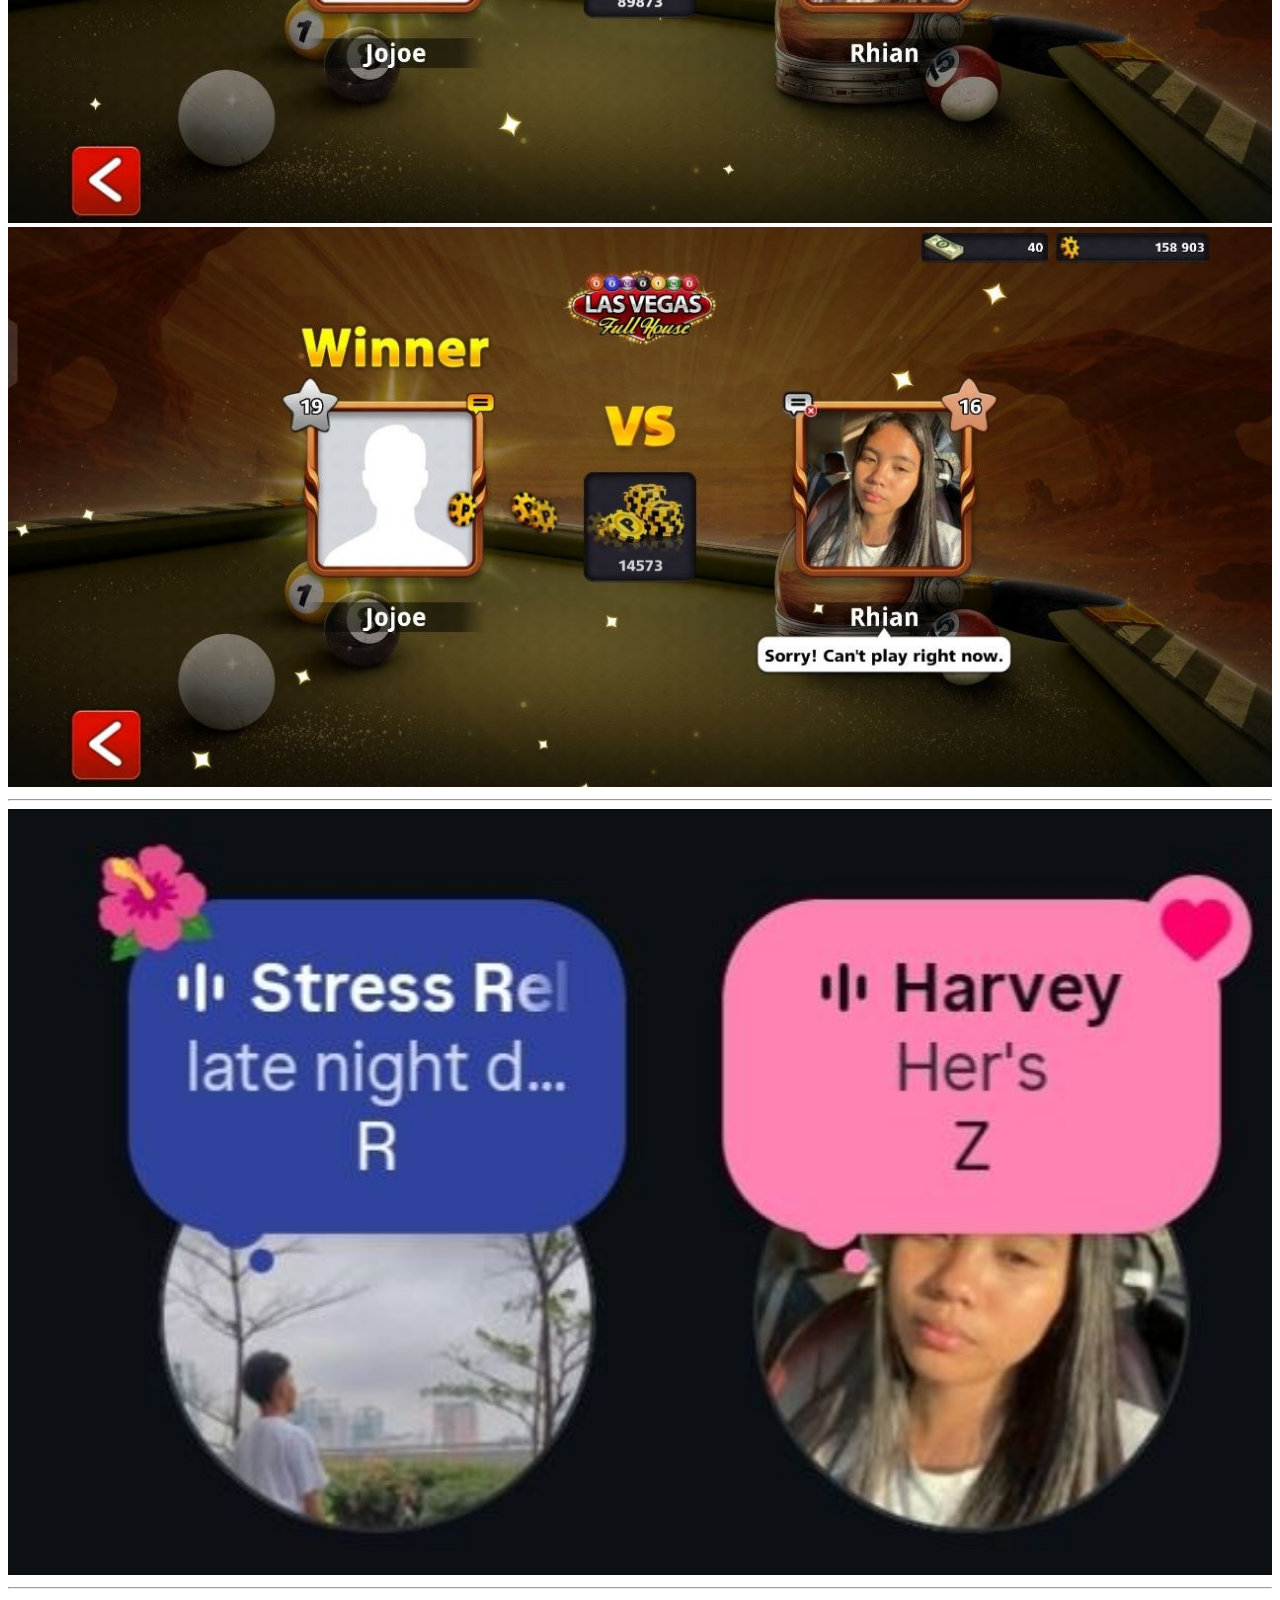
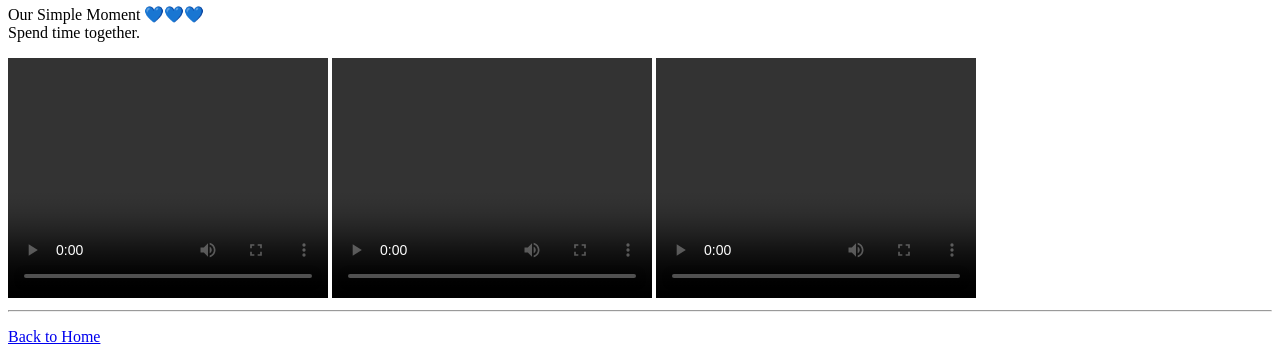
<file: memories.html>
<!DOCTYPE html>
<html>
<head>
  <title>Our Memories</title>
  <meta name="viewport" content="width=device-width, initial-scale=1.0">
</head>
<body>
  <h1>📸 Our Memories Together😍😍😍</h1>
  <p>Here are some moments I will never forget.</p>
   <video width="320" height="240" controls playsinline>
    <source src="prop.mp4" type="video/mp4" type="video/mp4" alt="video 2" style="width: 48%;">
    Your browser does not support the video tag.
  </video>
  <video width="320" height="240" controls playsinline>
    <source src="video_4_2026-08-09_00-30-20 copy.mp4" type="video/mp4" alt="video 2" style="width: 48%;">
    Your browser does not support the video tag.
  </video>
  <br>
  <hr>
  <p>Our First Memory 💙💙💙<br>
  A moment I will always remember.</p>
  <img src="photo_8_2026-08-09_00-06-04 copy.jpg" alt="Pic 1" style="width: 30%;">
<img src="photo_14_2026-08-09_00-06-04 copy.jpg" alt="Pic 2" style="width: 30%;">
<img src="photo_10_2026-08-09_00-06-04 copy.jpg" alt="Pic 3" style="width: 30%;">
  <hr>
<img src="photo_11_2026-08-09_00-06-04 copy.jpg" alt="Pic 1" style="width: 30%;">
<img src="photo_12_2026-08-09_00-06-04 copy.jpg" alt="Pic 2" style="width: 30%;">
<img src="photo_13_2026-08-09_00-06-04 copy.jpg" alt="Pic 3" style="width: 30%;">
  <hr>
   <p>Our Happy Time 💙💙💙<br>
  I love this memory with you.</p>
  <img src="photo_1_2026-08-09_00-06-04.jpg" alt="Pic 1" style="width: 30%;">
<img src="photo_6_2026-08-09_00-06-04 copy.jpg" alt="Pic 2" style="width: 30%;">
<img src="photo_4_2026-08-09_00-06-04 copy.jpg" alt="Pic 3" style="width: 30%;">
  <hr>
  <img src="photo_3_2026-08-09_00-06-04 copy.jpg" alt="Pic 1" style="width: 30%;">
<img src="photo_5_2026-08-09_00-06-04 copy.jpg" alt="Pic 2" style="width: 30%;">
<img src="photo_7_2026-08-09_00-06-04 copy.jpg" alt="Pic 3" style="width: 30%;">
  <hr>
<img src="photo_15_2026-04-28_15-21-19 (2) copy.jpg" alt="Pic 1" style="width: 30%;">
<img src="photo_17_2026-04-28_15-21-19 copy.jpg" alt="Pic 2" style="width: 30%;">
<img src="photo_18_2026-04-28_15-21-20 copy.jpg" alt="Pic 3" style="width: 30%;">
  <hr>
  <p>Playing together😍😍😍</p>
  <img src="photo_26_2026-08-09_13-00-39.jpg" alt="Pic 1" style="width: 100%;">
<img src="photo_27_2026-08-09_12-34-05.jpg" alt="Pic 2" style="width: 100%;">
<img src="photo_28_2026-08-09_12-34-05.jpg" alt="Pic 3" style="width: 100%;">
 <img src="photo_29_2026-08-09_12-34-05.jpg" alt="Pic 4" style="width: 100%;">
<img src="photo_30_2026-08-09_12-34-05.jpg" alt="Pic 5" style="width: 100%;">
<img src="photo_31_2026-08-09_12-34-05.jpg" alt="Pic 6" style="width: 100%;">
<img src="photo_32_2026-08-09_12-34-05.jpg" alt="Pic 7" style="width: 100%;">
  <hr>
  <img src="photo_33_2026-08-09_12-34-05.jpg" alt="Pic 7" style="width: 100%;">
<hr> 
  <p>Our Simple Moment 💙💙💙 <br>
  Spend time together.</p>
  </video>
  <video width="320" height="240" controls playsinline>
    <source src="video_1_2026-08-08_23-52-55.mp4" type="video/mp4" alt="video 1" style="width: 30%;">
    Your browser does not support the video tag.
  </video>
  <video width="320" height="240" controls playsinline>
    <source src="video_2_2026-08-09_00-04-04 copy.mp4" type="video/mp4" alt="video 2" style="width: 30%;">
    Your browser does not support the video tag.
  </video>
  <video width="320" height="240" controls playsinline>
    <source src="video_3_2026-08-09_00-29-56 copy.mp4" type="video/mp4" alt="video 3" style="width: 30%;">
    Your browser does not support the video tag.
  </video>
  <hr>
  <p><a href="index.html">Back to Home</a></p>
</body>
</html>
</file>
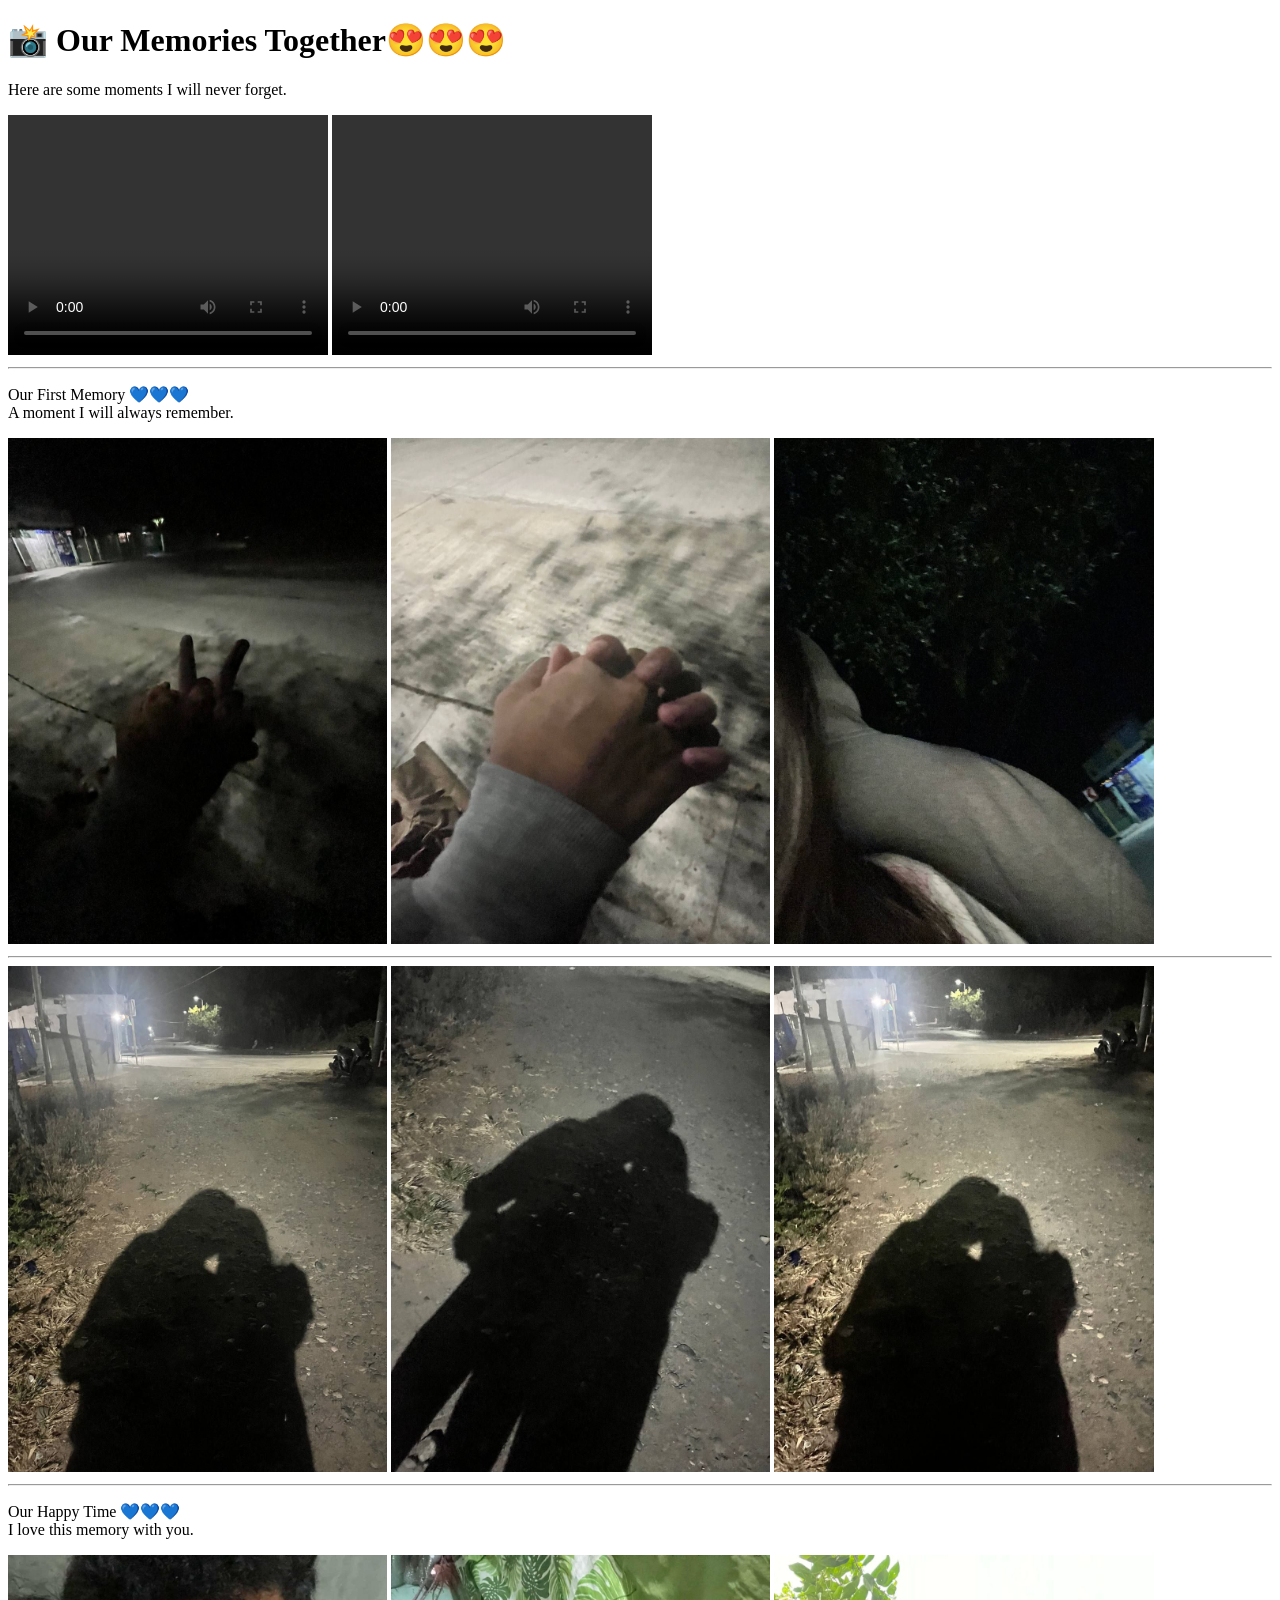
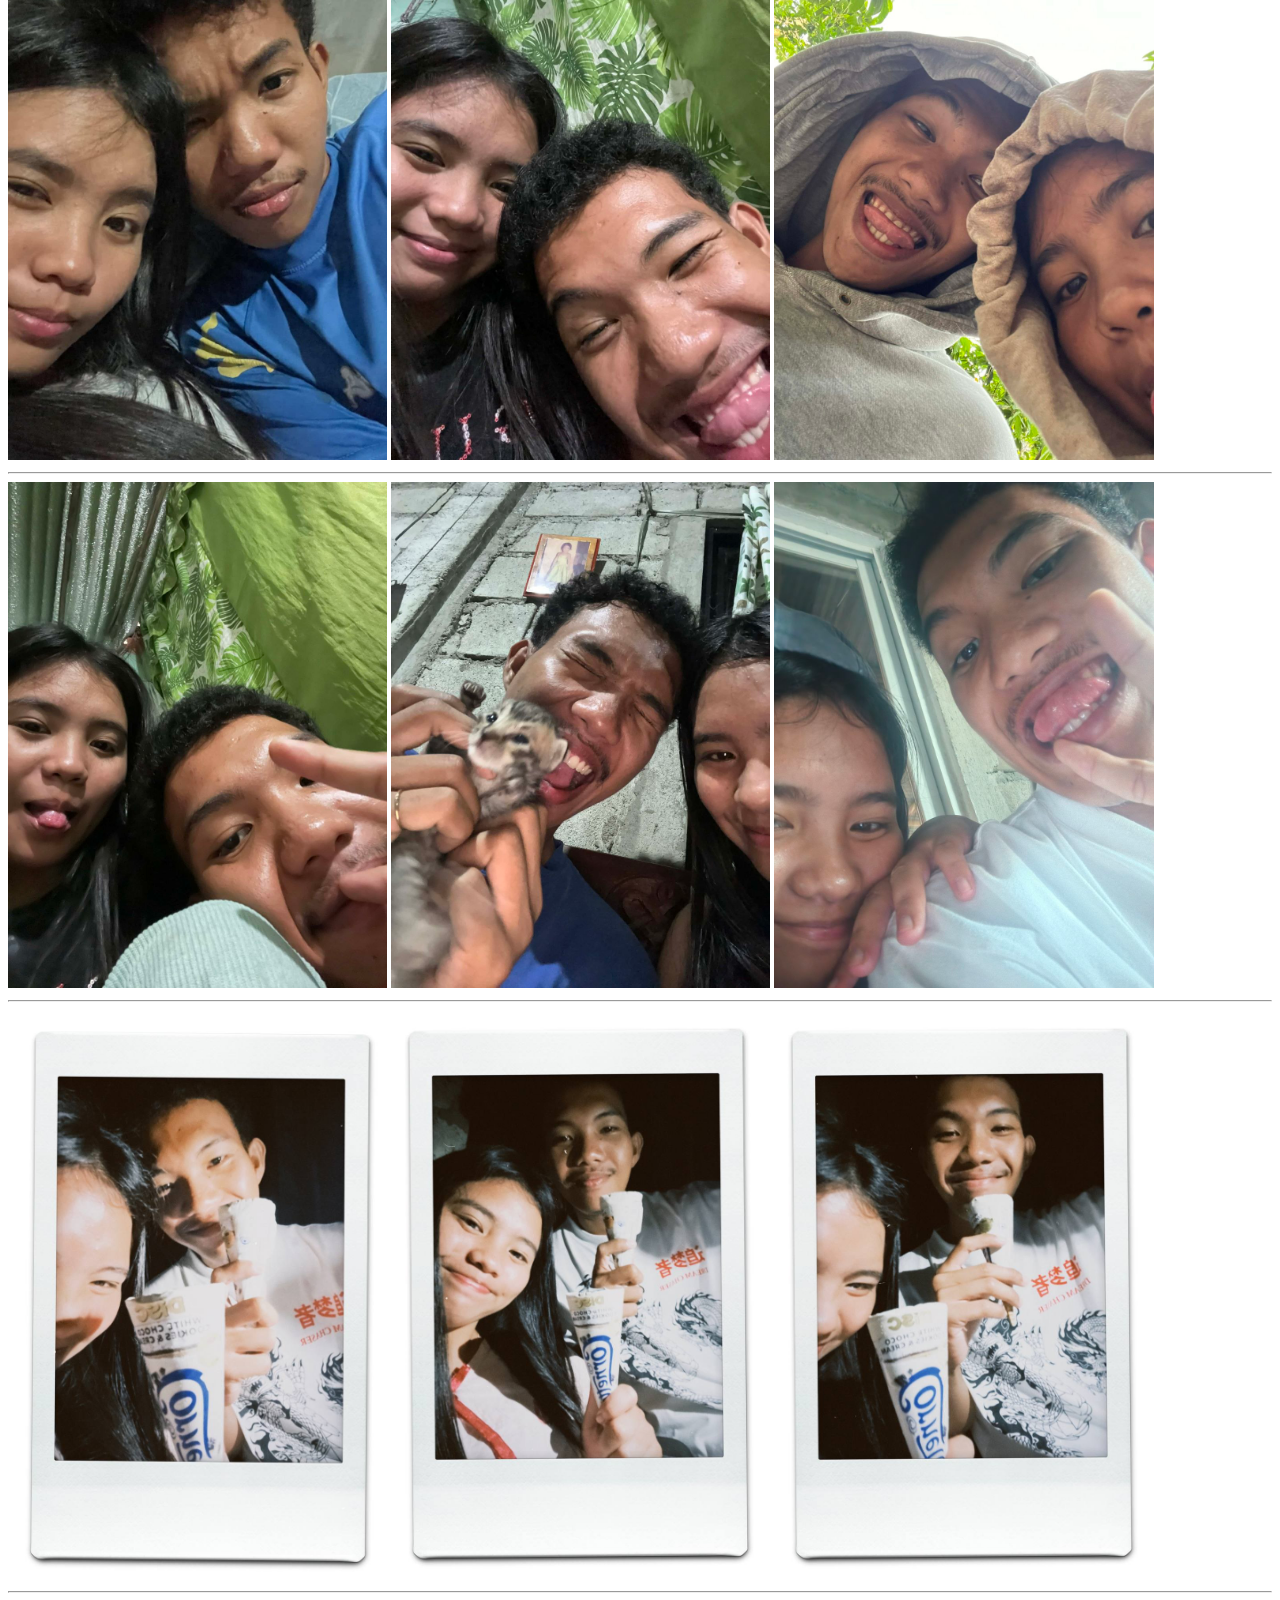
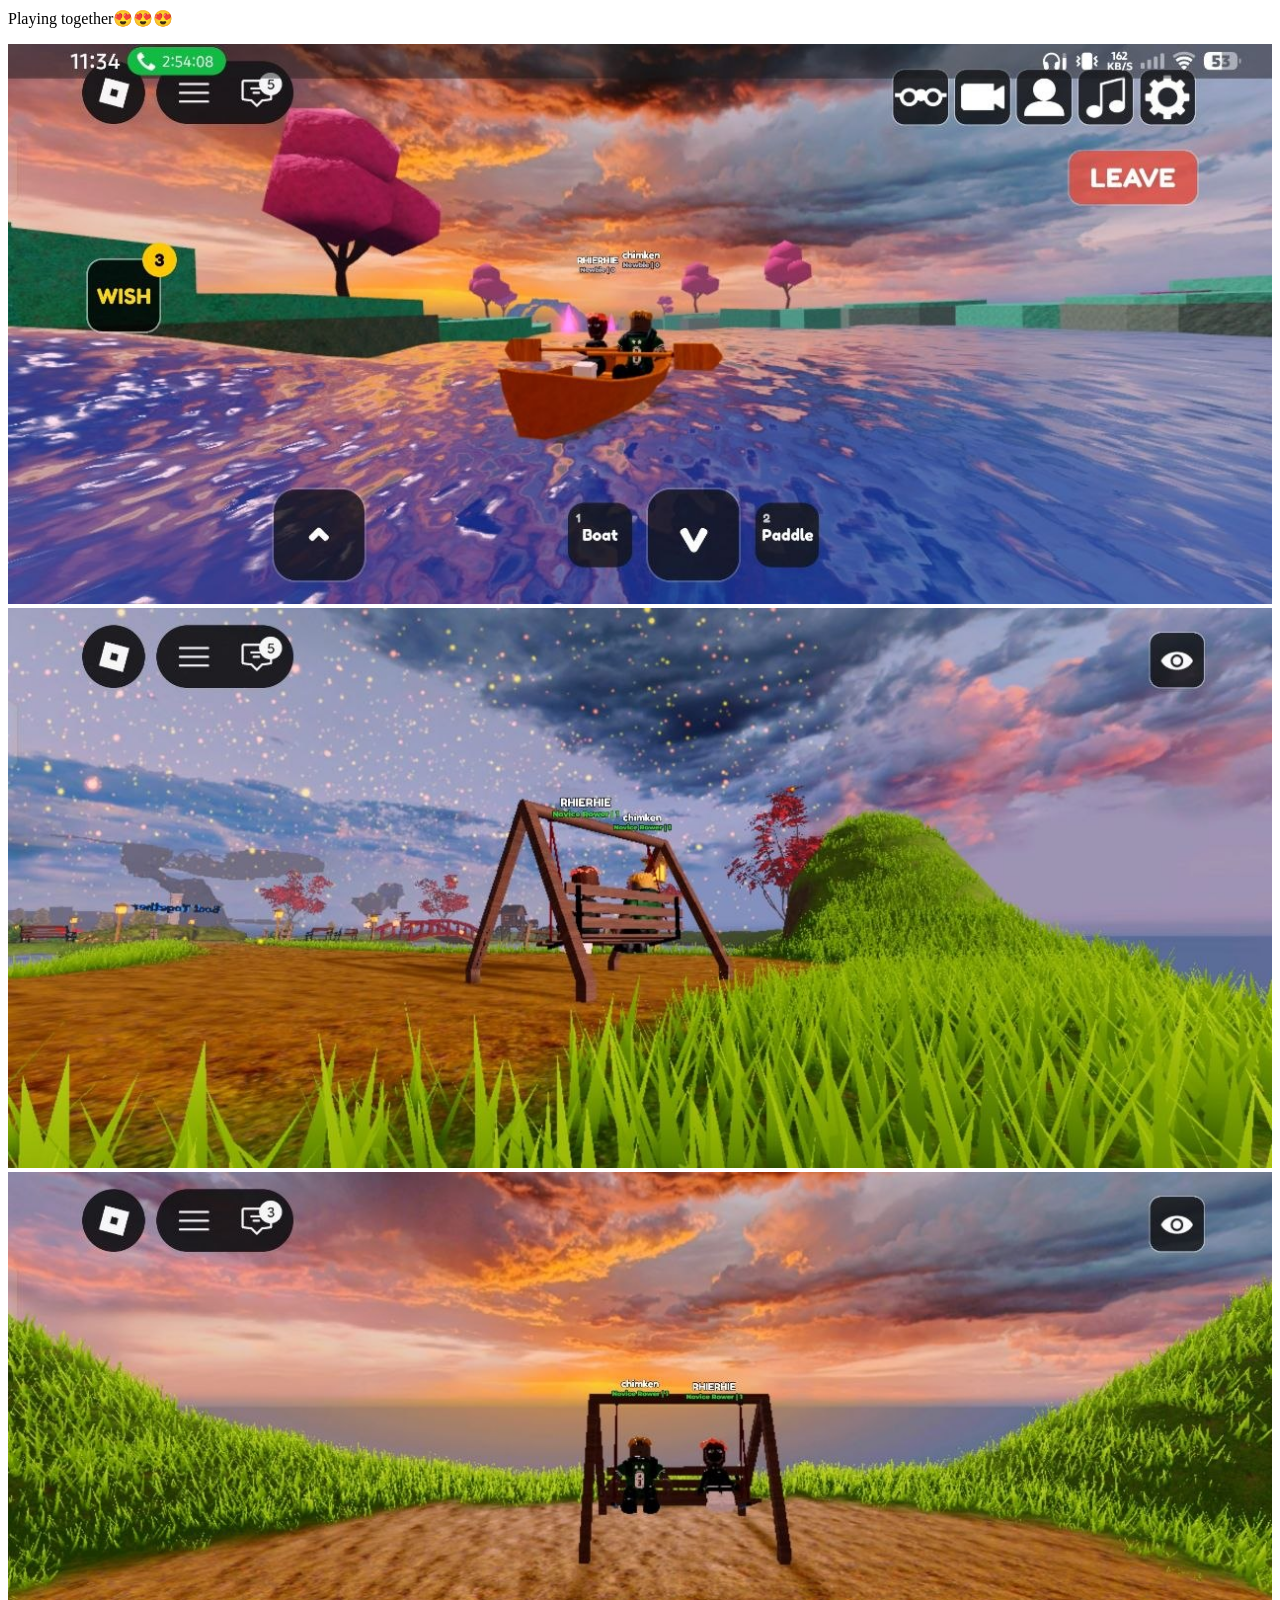
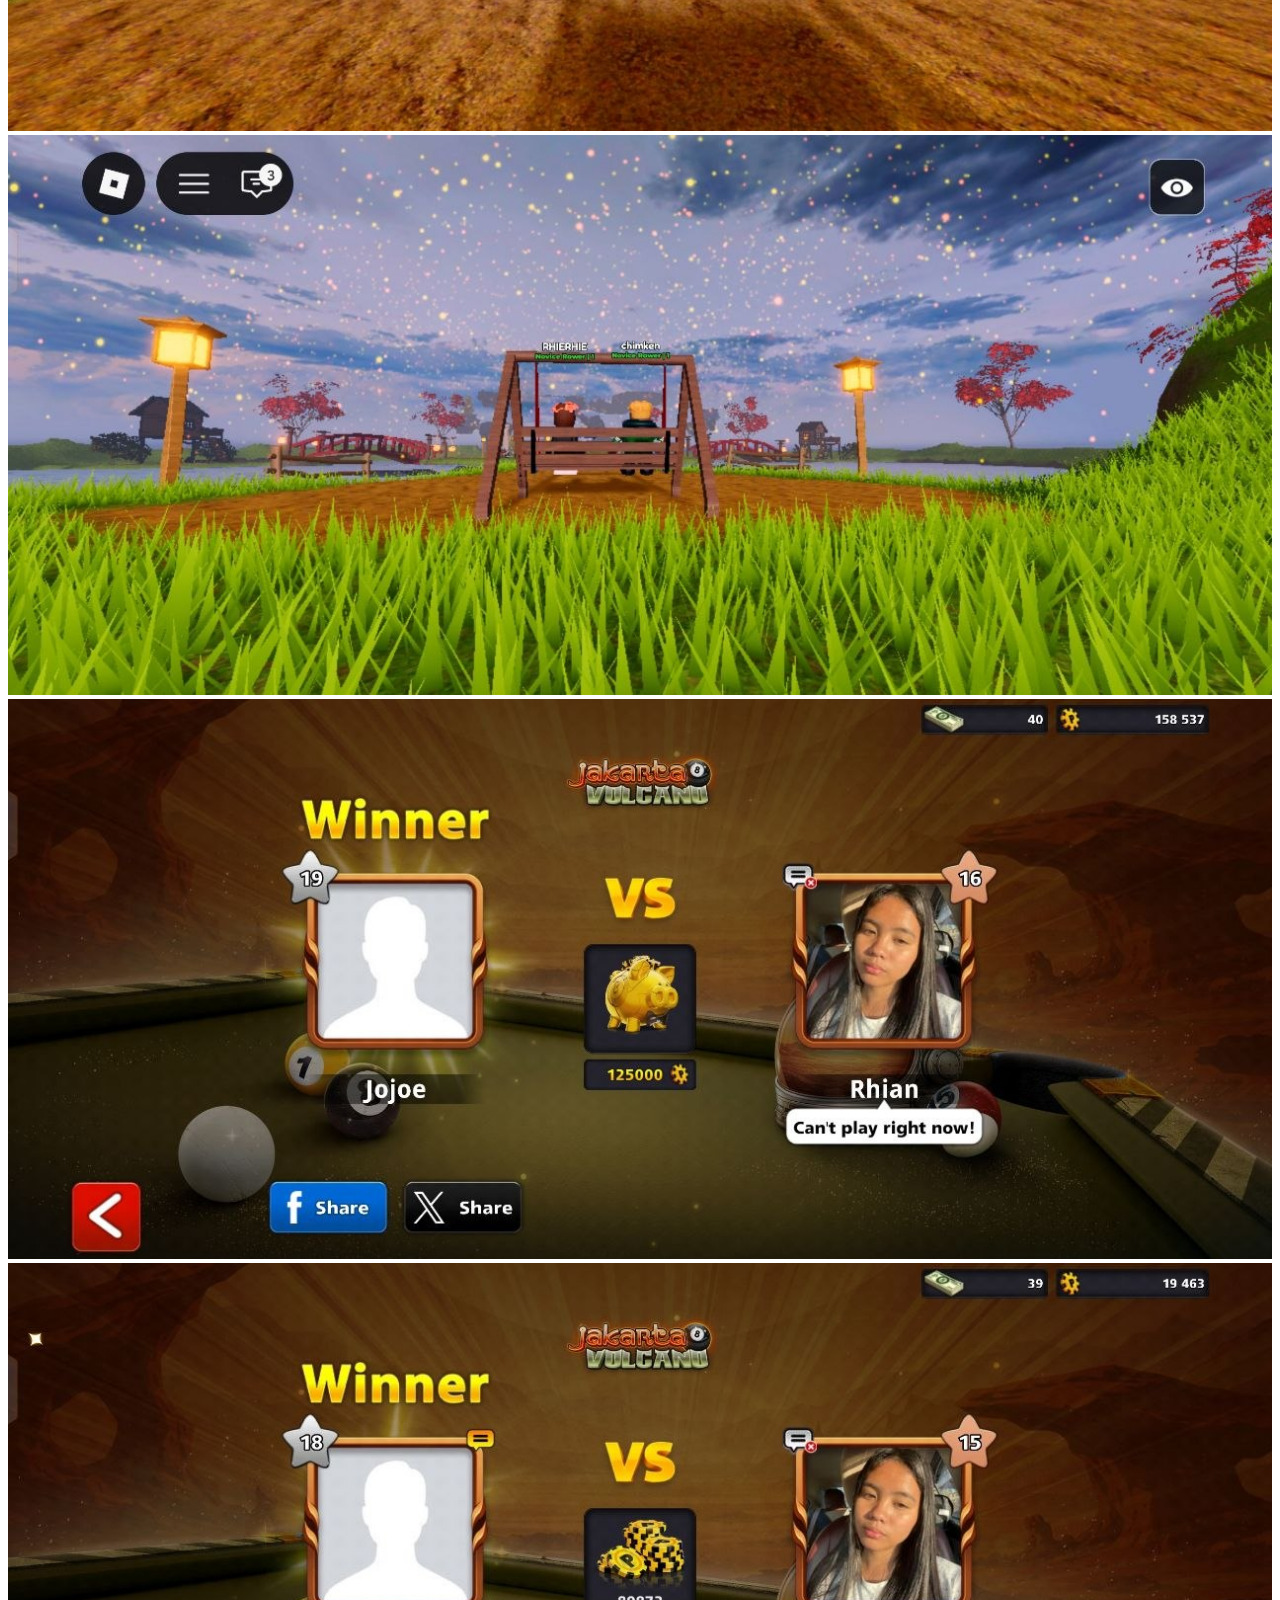
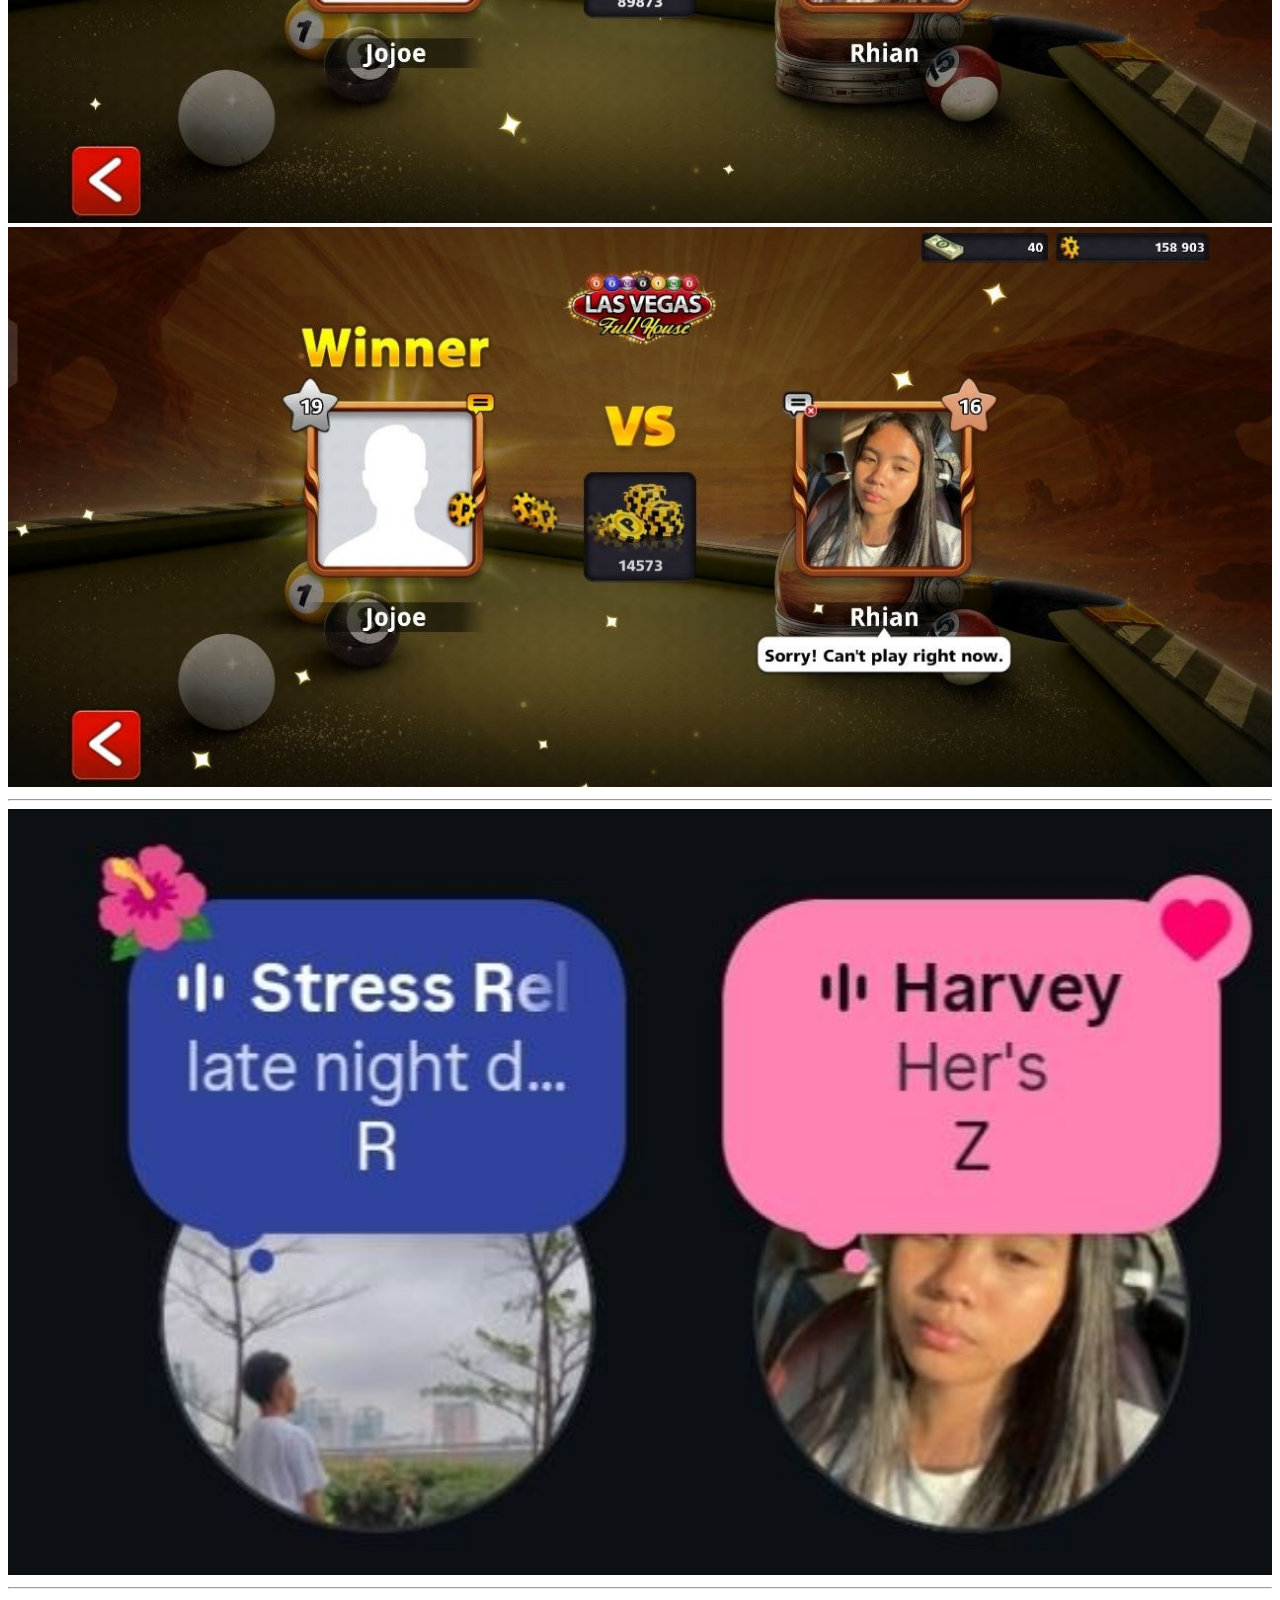
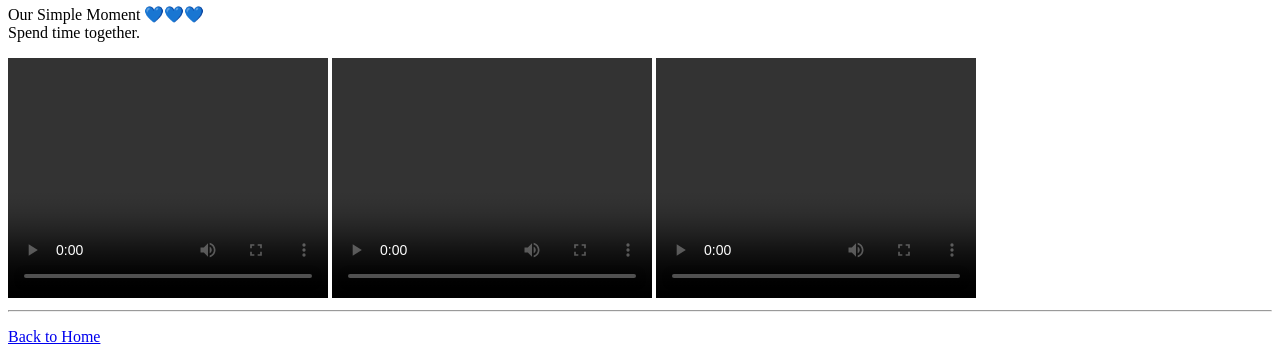
<file: memoriesM2.html>
<!DOCTYPE html>
<html>
<head>
  <title>Our Memories</title>
  <meta name="viewport" content="width=device-width, initial-scale=1.0">
</head>
<body>
  <h1>📸 Our Memories Together😍😍😍</h1>
  <p>Here are some moments I will never forget.</p>
   <video width="320" height="240" controls playsinline>
    <source src="prop.mp4" type="video/mp4" type="video/mp4" alt="video 2" style="width: 48%;">
    Your browser does not support the video tag.
  </video>
  <video width="320" height="240" controls playsinline>
    <source src="video_4_2026-08-09_00-30-20 copy.mp4" type="video/mp4" alt="video 2" style="width: 48%;">
    Your browser does not support the video tag.
  </video>
  <br>
  <hr>
  <p>Our First Memory 💙💙💙<br>
  A moment I will always remember.</p>
  <img src="photo_8_2026-08-09_00-06-04 copy.jpg" alt="Pic 1" style="width: 30%;">
<img src="photo_14_2026-08-09_00-06-04 copy.jpg" alt="Pic 2" style="width: 30%;">
<img src="photo_10_2026-08-09_00-06-04 copy.jpg" alt="Pic 3" style="width: 30%;">
  <hr>
<img src="photo_11_2026-08-09_00-06-04 copy.jpg" alt="Pic 1" style="width: 30%;">
<img src="photo_12_2026-08-09_00-06-04 copy.jpg" alt="Pic 2" style="width: 30%;">
<img src="photo_13_2026-08-09_00-06-04 copy.jpg" alt="Pic 3" style="width: 30%;">
  <hr>
   <p>Our Happy Time 💙💙💙<br>
  I love this memory with you.</p>
  <img src="photo_1_2026-08-09_00-06-04.jpg" alt="Pic 1" style="width: 30%;">
<img src="photo_6_2026-08-09_00-06-04 copy.jpg" alt="Pic 2" style="width: 30%;">
<img src="photo_4_2026-08-09_00-06-04 copy.jpg" alt="Pic 3" style="width: 30%;">
  <hr>
  <img src="photo_3_2026-08-09_00-06-04 copy.jpg" alt="Pic 1" style="width: 30%;">
<img src="photo_5_2026-08-09_00-06-04 copy.jpg" alt="Pic 2" style="width: 30%;">
<img src="photo_7_2026-08-09_00-06-04 copy.jpg" alt="Pic 3" style="width: 30%;">
  <hr>
<img src="photo_15_2026-04-28_15-21-19 (2) copy.jpg" alt="Pic 1" style="width: 30%;">
<img src="photo_17_2026-04-28_15-21-19 copy.jpg" alt="Pic 2" style="width: 30%;">
<img src="photo_18_2026-04-28_15-21-20 copy.jpg" alt="Pic 3" style="width: 30%;">
  <hr>
  <p>Playing together😍😍😍</p>
  <img src="photo_26_2026-08-09_13-00-39.jpg" alt="Pic 1" style="width: 100%;">
<img src="photo_27_2026-08-09_12-34-05.jpg" alt="Pic 2" style="width: 100%;">
<img src="photo_28_2026-08-09_12-34-05.jpg" alt="Pic 3" style="width: 100%;">
 <img src="photo_29_2026-08-09_12-34-05.jpg" alt="Pic 4" style="width: 100%;">
<img src="photo_30_2026-08-09_12-34-05.jpg" alt="Pic 5" style="width: 100%;">
<img src="photo_31_2026-08-09_12-34-05.jpg" alt="Pic 6" style="width: 100%;">
<img src="photo_32_2026-08-09_12-34-05.jpg" alt="Pic 7" style="width: 100%;">
  <hr>
  <img src="photo_33_2026-08-09_12-34-05.jpg" alt="Pic 7" style="width: 100%;">
<hr> 
  <p>Our Simple Moment 💙💙💙 <br>
  Spend time together.</p>
  </video>
  <video width="320" height="240" controls playsinline>
    <source src="video_1_2026-08-08_23-52-55.mp4" type="video/mp4" alt="video 1" style="width: 30%;">
    Your browser does not support the video tag.
  </video>
  <video width="320" height="240" controls playsinline>
    <source src="video_2_2026-08-09_00-04-04 copy.mp4" type="video/mp4" alt="video 2" style="width: 30%;">
    Your browser does not support the video tag.
  </video>
  <video width="320" height="240" controls playsinline>
    <source src="video_3_2026-08-09_00-29-56 copy.mp4" type="video/mp4" alt="video 3" style="width: 30%;">
    Your browser does not support the video tag.
  </video>
  <hr>
  <p><a href="indexM2.html">Back to Home</a></p>
</body>
</html>
</file>
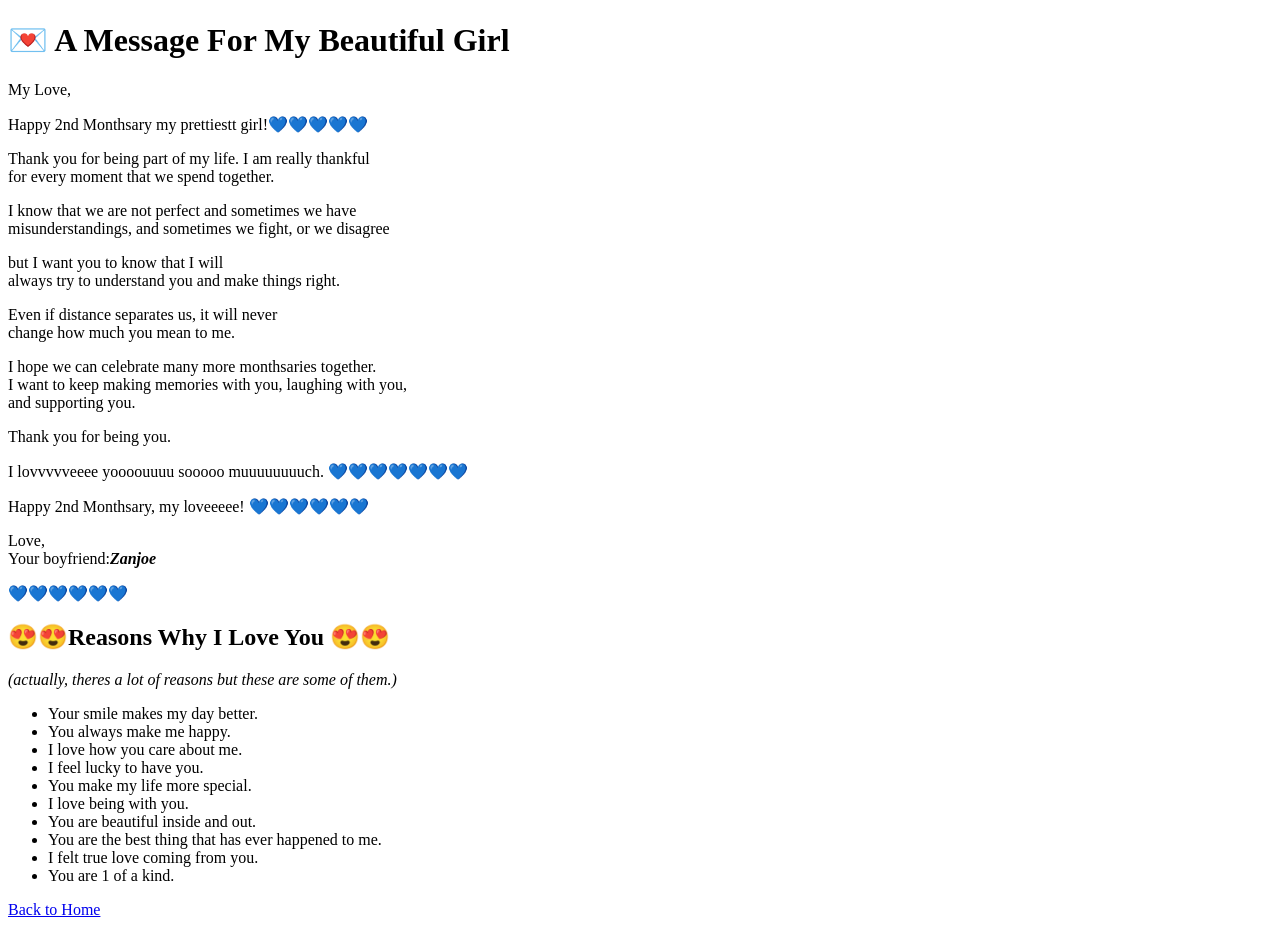
<file: message.html>
<!DOCTYPE html>
<html>
<head>
  <meta charset="UTF-8">
  <meta name="viewport" content="width=device-width, initial-scale=1.0">
  <title>Message For My Beautiful Girl</title>
</head>
<body>
  <h1>💌 A Message For My Beautiful Girl</h1>
  <p>My Love,</p>
  <p>Happy 2nd Monthsary my prettiestt girl!💙💙💙💙💙</p>
  <p>Thank you for being part of my life. I am really thankful<br>
  for every moment that we spend together.</p>
  <p>I know that we are not perfect and sometimes we have<br>
    misunderstandings, and sometimes we fight, or we disagree </p>
  <p>but I want you to know that I will<br>
  always try to understand you and make things right.</p>
  <p>Even if distance separates us, it will never<br>
  change how much you mean to me.</p>
  <p>I hope we can celebrate many more monthsaries together.<br>
  I want to keep making memories with you, laughing with you,<br>
  and supporting you.</p>
  <p>Thank you for being you.</p>
  <p>I lovvvvveeee yoooouuuu sooooo muuuuuuuuch. 💙💙💙💙💙💙💙</p>
  <p>Happy 2nd Monthsary, my loveeeee! 💙💙💙💙💙💙</p>
  <p>Love,<br>
  Your boyfriend:<b><i>Zanjoe</i></b></p>
  <p>💙💙💙💙💙💙</p>
  <h2>😍😍Reasons Why I Love You 😍😍</h2>
  <i>(actually, theres a lot of reasons but these are some of them.)</i>
  <ul>
    <li>Your smile makes my day better.</li>
    <li>You always make me happy.</li>
    <li>I love how you care about me.</li>
    <li>I feel lucky to have you.</li>
    <li>You make my life more special.</li>
    <li>I love being with you.</li>
    <li>You are beautiful inside and out.</li>
    <li>You are the best thing that has ever happened to me.</li>
    <li>I felt true love coming from you.</li>
    <li>You are 1 of a kind.</li>
  </ul>
  <p><a href="index.html">Back to Home</a></p>
</body>
</html>
</file>
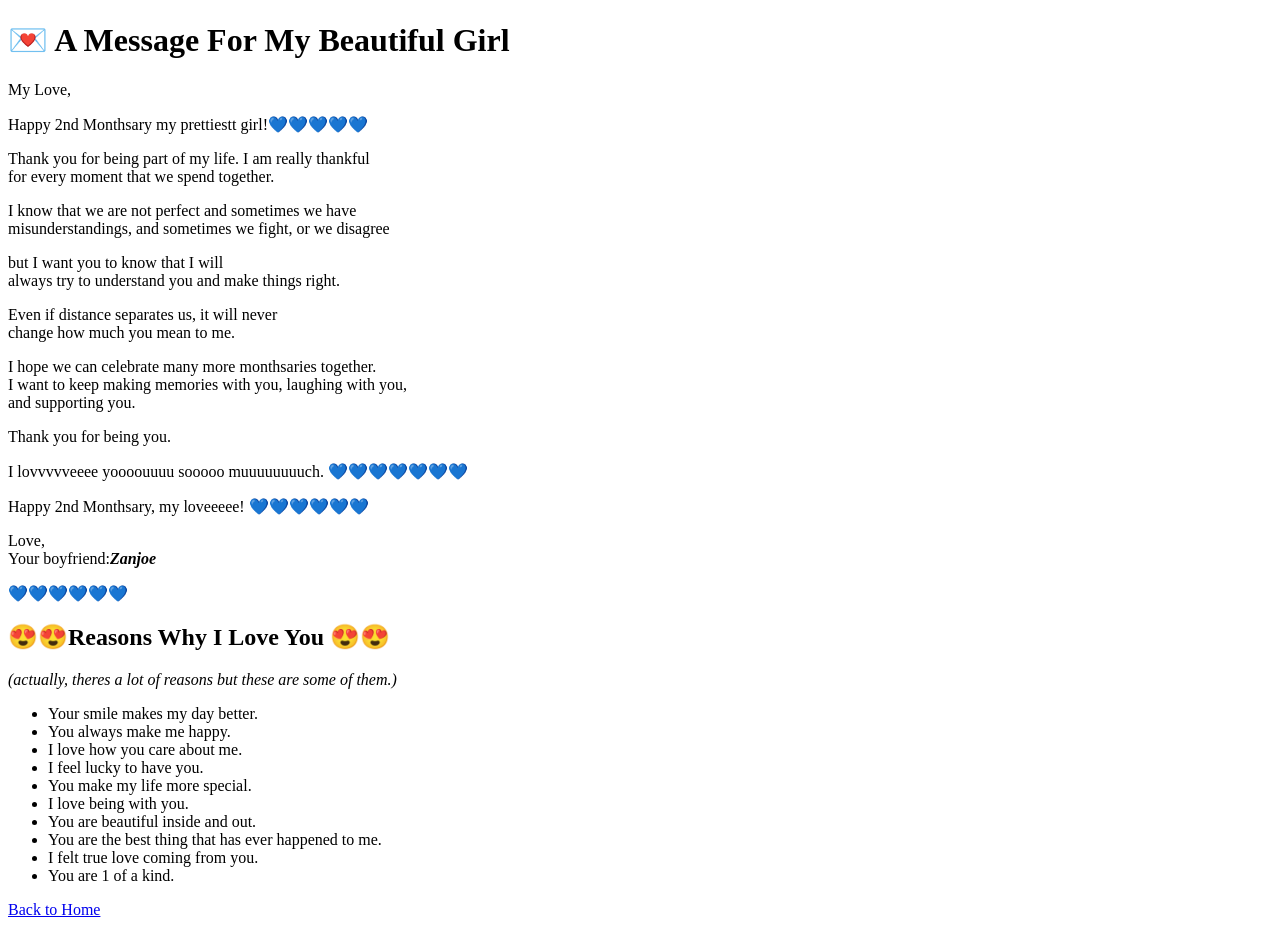
<file: messageM2.html>
<!DOCTYPE html>
<html>
<head>
  <meta charset="UTF-8">
  <meta name="viewport" content="width=device-width, initial-scale=1.0">
  <title>Message For My Beautiful Girl</title>
</head>
<body>
  <h1>💌 A Message For My Beautiful Girl</h1>
  <p>My Love,</p>
  <p>Happy 2nd Monthsary my prettiestt girl!💙💙💙💙💙</p>
  <p>Thank you for being part of my life. I am really thankful<br>
  for every moment that we spend together.</p>
  <p>I know that we are not perfect and sometimes we have<br>
    misunderstandings, and sometimes we fight, or we disagree </p>
  <p>but I want you to know that I will<br>
  always try to understand you and make things right.</p>
  <p>Even if distance separates us, it will never<br>
  change how much you mean to me.</p>
  <p>I hope we can celebrate many more monthsaries together.<br>
  I want to keep making memories with you, laughing with you,<br>
  and supporting you.</p>
  <p>Thank you for being you.</p>
  <p>I lovvvvveeee yoooouuuu sooooo muuuuuuuuch. 💙💙💙💙💙💙💙</p>
  <p>Happy 2nd Monthsary, my loveeeee! 💙💙💙💙💙💙</p>
  <p>Love,<br>
  Your boyfriend:<b><i>Zanjoe</i></b></p>
  <p>💙💙💙💙💙💙</p>
  <h2>😍😍Reasons Why I Love You 😍😍</h2>
  <i>(actually, theres a lot of reasons but these are some of them.)</i>
  <ul>
    <li>Your smile makes my day better.</li>
    <li>You always make me happy.</li>
    <li>I love how you care about me.</li>
    <li>I feel lucky to have you.</li>
    <li>You make my life more special.</li>
    <li>I love being with you.</li>
    <li>You are beautiful inside and out.</li>
    <li>You are the best thing that has ever happened to me.</li>
    <li>I felt true love coming from you.</li>
    <li>You are 1 of a kind.</li>
  </ul>
  <p><a href="indexM2.html">Back to Home</a></p>
</body>
</html>
</file>
<file: stylehome.css>
/* ==============================
   RESET
============================== */

* {
    margin: 0;
    padding: 0;
    box-sizing: border-box;
}

html {
    scroll-behavior: smooth;
}

body {
    min-height: 100vh;
    font-family: Arial, sans-serif;

    background: #F3FAFF;
    color: #10233F;
}


/* ==============================
   SIDEBAR
============================== */

.sidebar {
    position: fixed;
    left: 0;
    top: 0;

    width: 250px;
    height: 100vh;

    padding: 30px 20px;

    background: linear-gradient(
        180deg,
        #0B1F3A,
        #164E8C
    );

    display: flex;
    flex-direction: column;

    z-index: 1000;

    box-shadow: 4px 0 20px rgba(11, 31, 58, 0.2);
}


/* ==============================
   WEBSITE TITLE
============================== */

.logo {
    text-align: center;
    margin-bottom: 35px;

    color: #F3FAFF;
}

.logo h1 {
    font-size: 24px;
    margin-bottom: 5px;
}

.logo p {
    font-size: 12px;
    color: #BDE3F7;
}


/* ==============================
   NAVIGATION
============================== */

.nav-menu {
    display: flex;
    flex-direction: column;
    gap: 10px;
}

.nav-menu a {
    text-decoration: none;

    color: #DCEAF5;

    padding: 13px 15px;

    border-radius: 12px;

    font-size: 15px;

    transition: 0.3s ease;
}


/* HOVER */

.nav-menu a:hover {
    background: #6FAED9;
    color: #0B1F3A;

    transform: translateX(5px);
}


/* ACTIVE PAGE */

.nav-menu a.active {
    background: #BDE3F7;
    color: #0B1F3A;

    font-weight: bold;
}


/* ==============================
   MAIN CONTENT
============================== */

.main-content {
    margin-left: 250px;

    min-height: 100vh;

    padding: 50px;
}


/* ==============================
   PAGE CONTAINER
============================== */

.page {
    width: 100%;
    max-width: 1000px;

    margin: 0 auto;
}


/* ==============================
   CONTENT CARD
============================== */

.card {
    background: white;

    border-radius: 25px;

    padding: 40px;

    box-shadow:
        0 10px 30px rgba(11, 31, 58, 0.12);

    border: 1px solid #DCEAF5;
}


/* ==============================
   TITLE
============================== */

.page-title {
    text-align: center;

    color: #164E8C;

    font-size: 38px;

    margin-bottom: 15px;
}

.page-subtitle {
    text-align: center;

    color: #6FAED9;

    margin-bottom: 30px;
}


/* ==============================
   BUTTON
============================== */

.button {
    display: inline-block;

    padding: 12px 22px;

    border-radius: 30px;

    background: #164E8C;
    color: white;

    text-decoration: none;

    transition: 0.3s ease;
}

.button:hover {
    background: #6FAED9;
    color: #0B1F3A;

    transform: translateY(-2px);
}


/* ==============================
   MOBILE
   iPhone 13 and similar
============================== */

@media (max-width: 768px) {

    body {
        overflow-x: hidden;
    }

    /* Sidebar becomes top navigation */

    .sidebar {
        position: fixed;

        top: 0;
        left: 0;

        width: 100%;
        height: auto;

        padding: 12px 15px;

        flex-direction: row;

        align-items: center;

        justify-content: space-between;

        border-radius: 0 0 18px 18px;
    }


    .logo {
        margin: 0;

        text-align: left;
    }

    .logo h1 {
        font-size: 18px;
    }

    .logo p {
        font-size: 10px;
    }


    /* Horizontal navigation */

    .nav-menu {
        flex-direction: row;

        gap: 5px;

        overflow-x: auto;

        max-width: 60%;

        scrollbar-width: none;
    }

    .nav-menu::-webkit-scrollbar {
        display: none;
    }

    .nav-menu a {
        white-space: nowrap;

        padding: 8px 12px;

        font-size: 12px;
    }

    .nav-menu a:hover {
        transform: none;
    }


    /* Main content */

    .main-content {
        margin-left: 0;

        padding: 90px 15px 30px;
    }


    .card {
        padding: 25px 18px;

        border-radius: 20px;
    }


    .page-title {
        font-size: 28px;
    }

    .page-subtitle {
        font-size: 14px;
    }

    .button {
        padding: 11px 18px;

        font-size: 14px;
    }
}


/* ==============================
   SMALL PHONES
============================== */

@media (max-width: 430px) {

    .sidebar {
        padding: 10px 12px;
    }

    .logo h1 {
        font-size: 16px;
    }

    .logo p {
        display: none;
    }

    .nav-menu {
        max-width: 65%;
    }

    .nav-menu a {
        padding: 7px 10px;

        font-size: 11px;
    }

    .main-content {
        padding: 80px 12px 25px;
    }

    .card {
        padding: 20px 15px;
    }

    .page-title {
        font-size: 25px;
    }
}
</file>
<file: styleM2.css>
body{
   background-color: lightblue;
}

   h1, h2 {
    color: darkblue;
    font-size: 40px;
    position: relative;
    text-align: center;
   
}

.box {
    background-color: pink; ;
    padding: 20px;
    border-radius: 10px;
    max-width: 600px;
    margin: 50px auto;
    font-size: 18px;
    line-height: 1.5;
    box-shadow: 10px 10px 20px rgba(50, 83, 247, 0.2);
}
.navigation {
         padding: 10px 20px;
    border: none;
    border-radius: 5px;
    display: flex;
    
    height: 100px;
    justify-content: center;
    gap: 20px;

}
.navigation div{
    margin: 50px;
     padding: 10px 20px;
    border: none;
    border-radius: 5px;
    display: flex;
    align-items: center;
    justify-content: center;
    box-shadow: 10px 10px 20px rgba(50, 83, 247, 0.2);
    font-size: 20px;
}

button {
    background-color: indigo;
    color: white;
    padding: 10px 20px;
    border: 5px solid pink;
    border-radius: 5px;
    cursor: pointer;
    font-size: 16px;
}
</file>
<file: styleM3.css>
* {
    margin: 0;
    padding: 0;
    box-sizing: border-box;
}

body {
    min-height: 100vh;

    display: flex;
    justify-content: center;
    align-items: center;

    background: solid white;

    font-family: Arial, sans-serif;

    overflow: hidden;
}


/* =================================
   ENVELOPE CONTAINER
================================= */

.wrapper {
    position: relative;

    width: min(90vw, 700px);
    height: min(70vh, 500px);

    display: flex;
    justify-content: center;
    align-items: center;
}


.envelope {
   
    position: relative;

    width: 100%;
    height: 70%;

    background: #8FA3BC;

    border: 8px solid #2E4265;

    border-radius: 10px;

    box-shadow:
        0 15px 30px rgba(180, 70, 100, 0.25);
}


/* =================================
   LEFT AND RIGHT ENVELOPE SIDES
================================= */

.envelope::before,
.envelope::after {
    content: "";

    position: absolute;

    top: 0;

    width: 50%;
    height: 100%;

    background: #D5D5D6;

    z-index: 4;
}


/* LEFT SIDE */

.envelope::before {
    left: 0;

    clip-path: polygon(
        0 0,
        100% 50%,
        0 100%
    );
}


/* RIGHT SIDE */

.envelope::after {
    right: 0;

    clip-path: polygon(
        100% 0,
        0 50%,
        100% 100%
    );
}


/* =================================
   LETTER
================================= */

.letter {

    position: absolute;

    width: 95%;
    height: 90%;

    left: 2.5%;
    top: 10%;

    background: #fffdfd;

    border: 3px solid #20062d;

    border-radius: 8px;

    padding: 35px 30px;

    text-align: center;

    overflow-y: auto;

    z-index: 2;

    box-shadow:
        0 8px 20px rgba(150, 50, 80, 0.15);

    transition:
        transform 1s ease,
        z-index 0s 0.5s;
}
 

.letter h1 {
    color: #2E4265;

    padding: 10px;

    margin-bottom: 15px;

    font-size: clamp(22px, 4vw, 34px);

    font-family: "Edwardian Script ITC", "Edwardian Script", "Apple Chancery", "Bickham Script Pro", cursive;
}


.letter p {
    color: #555;

    padding: 15px;

    line-height: 1.7;

    font-size: clamp(14px, 2vw, 17px);

    margin-bottom: 12px;
}

.reminder { grid-area: 1 / 2 / 2 / 3; }

.reminder h2 {
    color: #2E4265;

    text-align: center;

    margin-bottom: 15px;

    font-size: clamp(22px, 4vw, 34px);

    font-family: "Edwardian Script ITC", "Edwardian Script", "Apple Chancery", "Bickham Script Pro", cursive;

}

.reminder p {
    color: #555;

    text-align: center;

    line-height: 1.7;

    font-size: clamp(14px, 2vw, 17px);

    margin-bottom: 12px;
}

.message { grid-area: 2 / 1 / 3 / 3;} 
/* =================================
   TOP TRIANGLE FLAP
================================= */

.flap {
    position: absolute;

    width: 100%;
    height: 100%;

    left: 0;
    top: 0;

    background: #8599AB;

    clip-path: polygon(
        0 0,
        50% 55%,
        100% 0
    );

    transform-origin: top center;

    transition:
        transform 1s ease;

    z-index: 6;
}
.bottom-flap {
    position: absolute;

    left: 0;
    bottom: 0;

    width: 100%;
    height: 100%;

    background: #D5D5D6;

    clip-path: polygon(
        0 100%,
        100% 100%,
        50% 45%
    );

    z-index: 7;

    pointer-events: none;
}



/* =================================
   HIDDEN CHECKBOX
================================= */

#open {
    display: none;
}


/* =================================
   HEART BUTTON
================================= */

.heart {
  height: 70px;
  width: 70px;
  background: #f20044;
  transform: rotate(-45deg);
  box-shadow: -10px -10px 90px #f20044;
  animation: anim 0.6s linear infinite;
  position: absolute;
  display: flex;
  justify-content: center;
  align-items: center;
  z-index: 10;
  left: 45%;
  top: 49%
}

@keyframes anim {
  0% {
    transform: rotate(-45deg) scale(1.07);
    filter: blur(0px);
  }
  80% {
    transform: rotate(-45deg) scale(1);
    filter: blur(1px);
  }
  100% {
    transform: rotate(-45deg) scale(0.8);
    filter: blur(2px);
  }
}

.heart:before {
  content: "";
  position: absolute;
  height: 70px;
  width: 70px;
  background: #f20044;
  top: -50%;
  border-radius: 50px;
}
.heart:after {
  content: "";
  position: absolute;
  height: 70px;
  width: 70px;
  background: #f20044;
  right: -50%;
  border-radius: 50px;
}



.heart:hover {
    transform:
        translate(-50%, -50%)
        scale(1.12);
}


/* =================================
   OPEN ANIMATION
================================= */

#open:checked ~ .flap {
    transform: rotateX(180deg);

    z-index: 1;
}


#open:checked ~ .letter {
    transform: translateY(-55%);

    z-index: 8;
}


#open:checked ~ .heart {
    top: 50%;
}


/* =================================
   kitty decorations
================================= */




/* =================================
   MOBILE
================================= */

@media (max-width: 600px) {

    .wrapper {
        width: 94vw;
        height: 55vh;
    }


    .envelope {
        height: 65%;
    }


    .letter {
        width: 82%;

        left: 9%;

        padding:
            25px 18px;
    }



    .heart {
        width: 55px;
        height: 55px;

        font-size: 32px;
    }

}
.music-player {
    grid-area: 1 / 1 / 2 / 2; 
    display: flex;
    flex-direction: column;
    align-items: center;
     border: 3px solid #20062d;
     border-radius: 12px;

     padding: 18px 15px;
    margin: 15px auto 25px;

    background: #2E4265;

    width: 258px;

    box-shadow:
        0 4px 10px rgba(150, 50, 80, 0.15);

}
.lettter-content {
    display: flex;
    align-items: center;
    justify-content: center;
    gap: 10px;
    width: 100%;
    text-align: right;
    width: 100%;
}


/* VINYL RECORD */

.vinyl {
    width: 90px;
    height: 90px;

    background:
        repeating-radial-gradient(
            circle,
            #222 0px,
            #222 2px,
            #111 3px,
            #111 5px
        );

    border-radius: 50%;

    display: flex;
    justify-content: center;
    align-items: center;

    box-shadow:
        0 5px 12px rgba(0, 0, 0, 0.25);
}

.vinyl-cover{
    width: 1px;
    height: 1px;
     display: flex;
    justify-content: center;
    align-items: center;
}


/* CENTER OF RECORD */

.vinyl-center {
    width: 32px;
    height: 32px;

    background: #8FA3BC;

    border-radius: 10%;

    display: flex;
    justify-content: center;
    align-items: center;

    color: black;
    font-size: 17px;

    border: 2px solid #fff;
}


/* SONG TITLE */

.music-title {
    margin: 10px 0 8px !important;

    color: #8FA3BC !important;

    font-size: 14px !important;

    font-weight: bold;
}

.music-player audio {
    width: 230px;
    height: 35px;
}


/* MOBILE */

@media (max-width: 600px) {

    .vinyl {
        width: 80px;
        height: 80px;
    }

    .vinyl-center {
        width: 27px;
        height: 27px;
        font-size: 14px;
    }

    .music-player audio {
        width: 200px;
    }
}
</file>
<file: styleM4.css>
* {
    box-sizing: border-box;
}

:root {
    --navy: #183b63;
    --blue: #4d82b8;
    --light-blue: #dceeff;
    --paper: #fffdf7;
    --ink: #344b65;
}

body {
    margin: 0;
    min-height: 100vh;
    padding: 30px 14px;
    font-family: Georgia, "Times New Roman", serif;
    color: var(--ink);
    background:
        radial-gradient(ellipse at top, #ffffff, transparent 60%),
        linear-gradient(145deg, #dceeff, #a8c9e9);
}

.heading {
    text-align: center;
    margin-bottom: 30px;
}

.small-title,
.eyebrow,
.cover-label {
    font-family: Arial, sans-serif;
    letter-spacing: 3px;
    font-size: 10px;
}

.heading h1 {
    margin: 8px 0;
    color: var(--navy);
    font-size: clamp(27px, 5vw, 42px);
}

.heading p {
    color: #52718e;
}

.book-scene {
    width: 100%;
    max-width: 850px;
    margin: 0 auto;
    perspective: 1800px;
}

.book {
    width: 100%;
    aspect-ratio: 1.5 / 1;
    position: relative;
    display: flex;
    transform-style: preserve-3d;
    filter: drop-shadow(0 18px 20px #244a6b30);
}

/* The two sides of the open book */

.paper {
    position: absolute;
    top: 0;
    width: 50%;
    height: 100%;
    background:
        repeating-linear-gradient(
            0deg,
            transparent,
            transparent 29px,
            #dce5ec55 30px
        ),
        var(--paper);
    border: 1px solid #d5dfeb;
}

.left-paper {
    left: 0;
    border-radius: 8px 0 0 8px;
    box-shadow: inset -10px 0 15px -15px #253f5a;
}

.right-paper {
    right: 0;
    border-radius: 0 8px 8px 0;
    box-shadow: inset 10px 0 15px -15px #253f5a;
}

.page-number {
    position: absolute;
    bottom: 15px;
    left: 0;
    right: 0;
    text-align: center;
    font-size: 12px;
    color: #8299ae;
}

/* Each sheet is one real turning piece of paper */

.sheet {
    position: absolute;
    left: 50%;
    top: 0;
    width: 50%;
    height: 100%;
    transform-origin: left center;
    transform-style: preserve-3d;
    transition: transform 650ms cubic-bezier(0.22, 0.61, 0.36, 1);
    border-radius: 0 8px 8px 0;
}

.face {
    position: absolute;
    inset: 0;
    padding: clamp(16px, 4vw, 38px);
    overflow: hidden;
    background:
        repeating-linear-gradient(
            0deg,
            transparent,
            transparent 29px,
            #dce5ec45 30px
        ),
        var(--paper);
    border: 1px solid #d7e0e8;
    backface-visibility: hidden;
    -webkit-backface-visibility: hidden;
    box-shadow: inset 0 0 18px #304f6c08;
}

.front {
    border-radius: 0 8px 8px 0;
}

.back {
    transform: rotateY(180deg);
    border-radius: 8px 0 0 8px;
}

/* Flipped sheets move from right to left */

.sheet.flipped {
    transform: rotateY(-180deg);
}

.face h2 {
    font-size: clamp(18px, 3.3vw, 30px);
    color: var(--navy);
    margin: 18px 0;
}

.face p {
    font-size: clamp(11px, 1.8vw, 16px);
    line-height: 1.9;
}

.eyebrow {
    color: #6993bb;
    letter-spacing: 2px;
}

.heart {
    margin-top: 15px;
    text-align: center;
    font-size: 35px;
    color: #6699cc;
}

.love {
    color: #467eaf;
    text-align: center;
    margin-top: 22px;
    font-style: italic;
}

/* Cover */

.cover {
    position: absolute;
    inset: 0;
    z-index: 10;
    transform-origin: left center;
    transform-style: preserve-3d;
    transition:
        transform 1100ms cubic-bezier(.65, 0, .35, 1),
        visibility 0s linear 1100ms;
    cursor: pointer;
    background: linear-gradient(135deg, #315f91, #183b63 70%);
    color: white;
    border: 5px solid #d7eaff;
    border-radius: 8px;
    backface-visibility: hidden;
    box-shadow: inset 0 0 0 3px #ffffff20;
}

.cover::before {
    content: "";
    position: absolute;
    inset: 12px;
    border: 1px solid #d9eaff9c;
    border-radius: 3px;
    pointer-events: none;
}

.cover-content {
    position: absolute;
    inset: 0;
    display: flex;
    flex-direction: column;
    align-items: center;
    justify-content: center;
    text-align: center;
    padding: 18px;
    backface-visibility: hidden;
}

.cover-flower {
    color: #d4eaff;
    font-size: clamp(25px, 5vw, 45px);
}

.cover-label {
    color: #d4eaff;
    margin-top: 12px;
}

.cover h2 {
    font-size: clamp(24px, 5vw, 46px);
    line-height: 1.15;
    margin: 15px 0;
    font-weight: normal;
}

.cover-heart {
    font-size: 34px;
    color: #d6eaff;
}

.cover-bottom {
    font-style: italic;
    font-size: clamp(11px, 2vw, 16px);
}

.tap-hint {
    font: 10px Arial, sans-serif;
    letter-spacing: 3px;
    margin-top: 12px;
    color: #c4e2ff;
    animation: breathe 1.7s infinite;
}

.cover.open {
    transform: rotateY(-180deg);
    pointer-events: none;
    visibility: hidden;
}

@keyframes breathe {
    50% {
        opacity: .45;
    }
}

/* Controls */

.controls {
    max-width: 850px;
    margin: 25px auto 0;
    display: flex;
    align-items: center;
    justify-content: center;
    gap: 20px;
    position: relative;
    z-index: 100;
}

.controls button {
    border: 1px solid #9dbddd;
    border-radius: 25px;
    padding: 11px 18px;
    background: #ffffffcc;
    color: var(--navy);
    font-size: 13px;
    cursor: pointer;
    transition: .2s;
    pointer-events: auto;
}

.controls button:hover:not(:disabled) {
    background: var(--navy);
    color: white;
    transform: translateY(-2px);
}

.controls button:disabled {
    opacity: .4;
    cursor: not-allowed;
}

#pageStatus {
    min-width: 85px;
    text-align: center;
    font-size: 12px;
    color: var(--navy);
}

.music-status {
    text-align: center;
    font: 12px Arial, sans-serif;
    color: #52718e;
    margin-top: 20px;
}

/* Phone screens */

@media (max-width: 500px) {
    body {
        padding: 25px 10px;
    }

    .heading {
        margin-bottom: 35px;
    }

    .book {
        aspect-ratio: 1 / 1.15;
    }

    .face {
        padding: 13px 11px;
    }

    .face h2 {
        margin: 12px 0;
    }

    .face p {
        line-height: 1.65;
    }

    .eyebrow {
        font-size: 8px;
        letter-spacing: 1px;
    }

    .controls {
        gap: 9px;
    }

    .controls button {
        padding: 10px 12px;
        font-size: 12px;
    }
}
</file>
